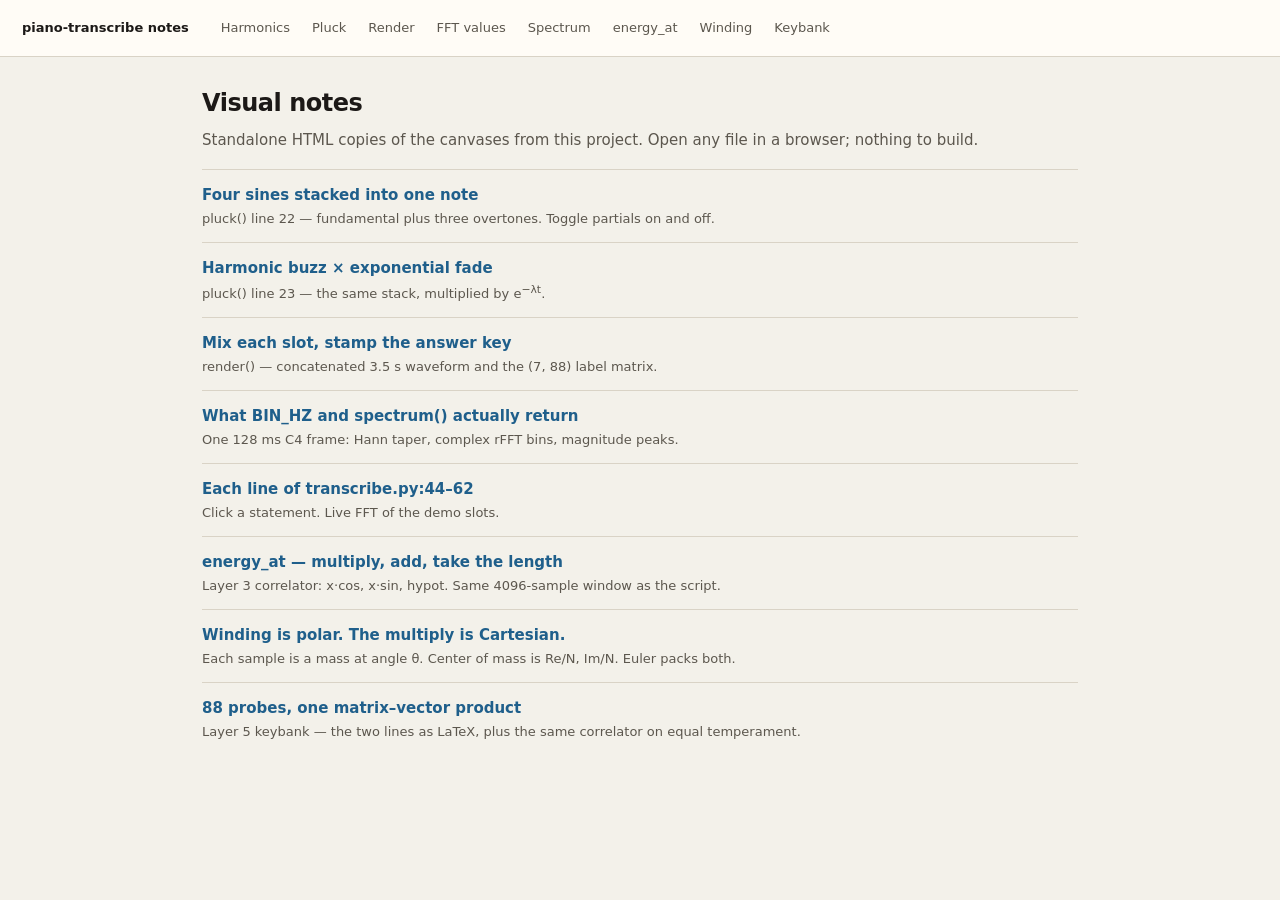
<file: notes/index.html>
<!DOCTYPE html>
<html lang="en">
<head>
  <meta charset="utf-8">
  <meta name="viewport" content="width=device-width, initial-scale=1">
  <title>Notes — piano-transcribe</title>
  <link rel="stylesheet" href="style.css">
</head>
<body>
  <nav id="nav" class="site-nav"></nav>
  <main>
    <h1>Visual notes</h1>
    <p class="lede">Standalone HTML copies of the canvases from this project. Open any file in a browser; nothing to build.</p>
    <ul class="index-list">
      <li>
        <a href="harmonic-stack.html">
          <div class="name">Four sines stacked into one note</div>
          <div class="why">pluck() line 22 — fundamental plus three overtones. Toggle partials on and off.</div>
        </a>
      </li>
      <li>
        <a href="pluck.html">
          <div class="name">Harmonic buzz × exponential fade</div>
          <div class="why">pluck() line 23 — the same stack, multiplied by e<sup>−λt</sup>.</div>
        </a>
      </li>
      <li>
        <a href="render.html">
          <div class="name">Mix each slot, stamp the answer key</div>
          <div class="why">render() — concatenated 3.5 s waveform and the (7, 88) label matrix.</div>
        </a>
      </li>
      <li>
        <a href="fft-values.html">
          <div class="name">What BIN_HZ and spectrum() actually return</div>
          <div class="why">One 128 ms C4 frame: Hann taper, complex rFFT bins, magnitude peaks.</div>
        </a>
      </li>
      <li>
        <a href="spectrum.html">
          <div class="name">Each line of transcribe.py:44–62</div>
          <div class="why">Click a statement. Live FFT of the demo slots.</div>
        </a>
      </li>
      <li>
        <a href="energy-at.html">
          <div class="name">energy_at — multiply, add, take the length</div>
          <div class="why">Layer 3 correlator: x·cos, x·sin, hypot. Same 4096-sample window as the script.</div>
        </a>
      </li>
      <li>
        <a href="correlation-formula.html">
          <div class="name">Winding is polar. The multiply is Cartesian.</div>
          <div class="why">Each sample is a mass at angle θ. Center of mass is Re/N, Im/N. Euler packs both.</div>
        </a>
      </li>
      <li>
        <a href="keybank.html">
          <div class="name">88 probes, one matrix–vector product</div>
          <div class="why">Layer 5 keybank — the two lines as LaTeX, plus the same correlator on equal temperament.</div>
        </a>
      </li>
    </ul>
  </main>
  <script src="common.js"></script>
  <script>nav("index");</script>
</body>
</html>
</file>
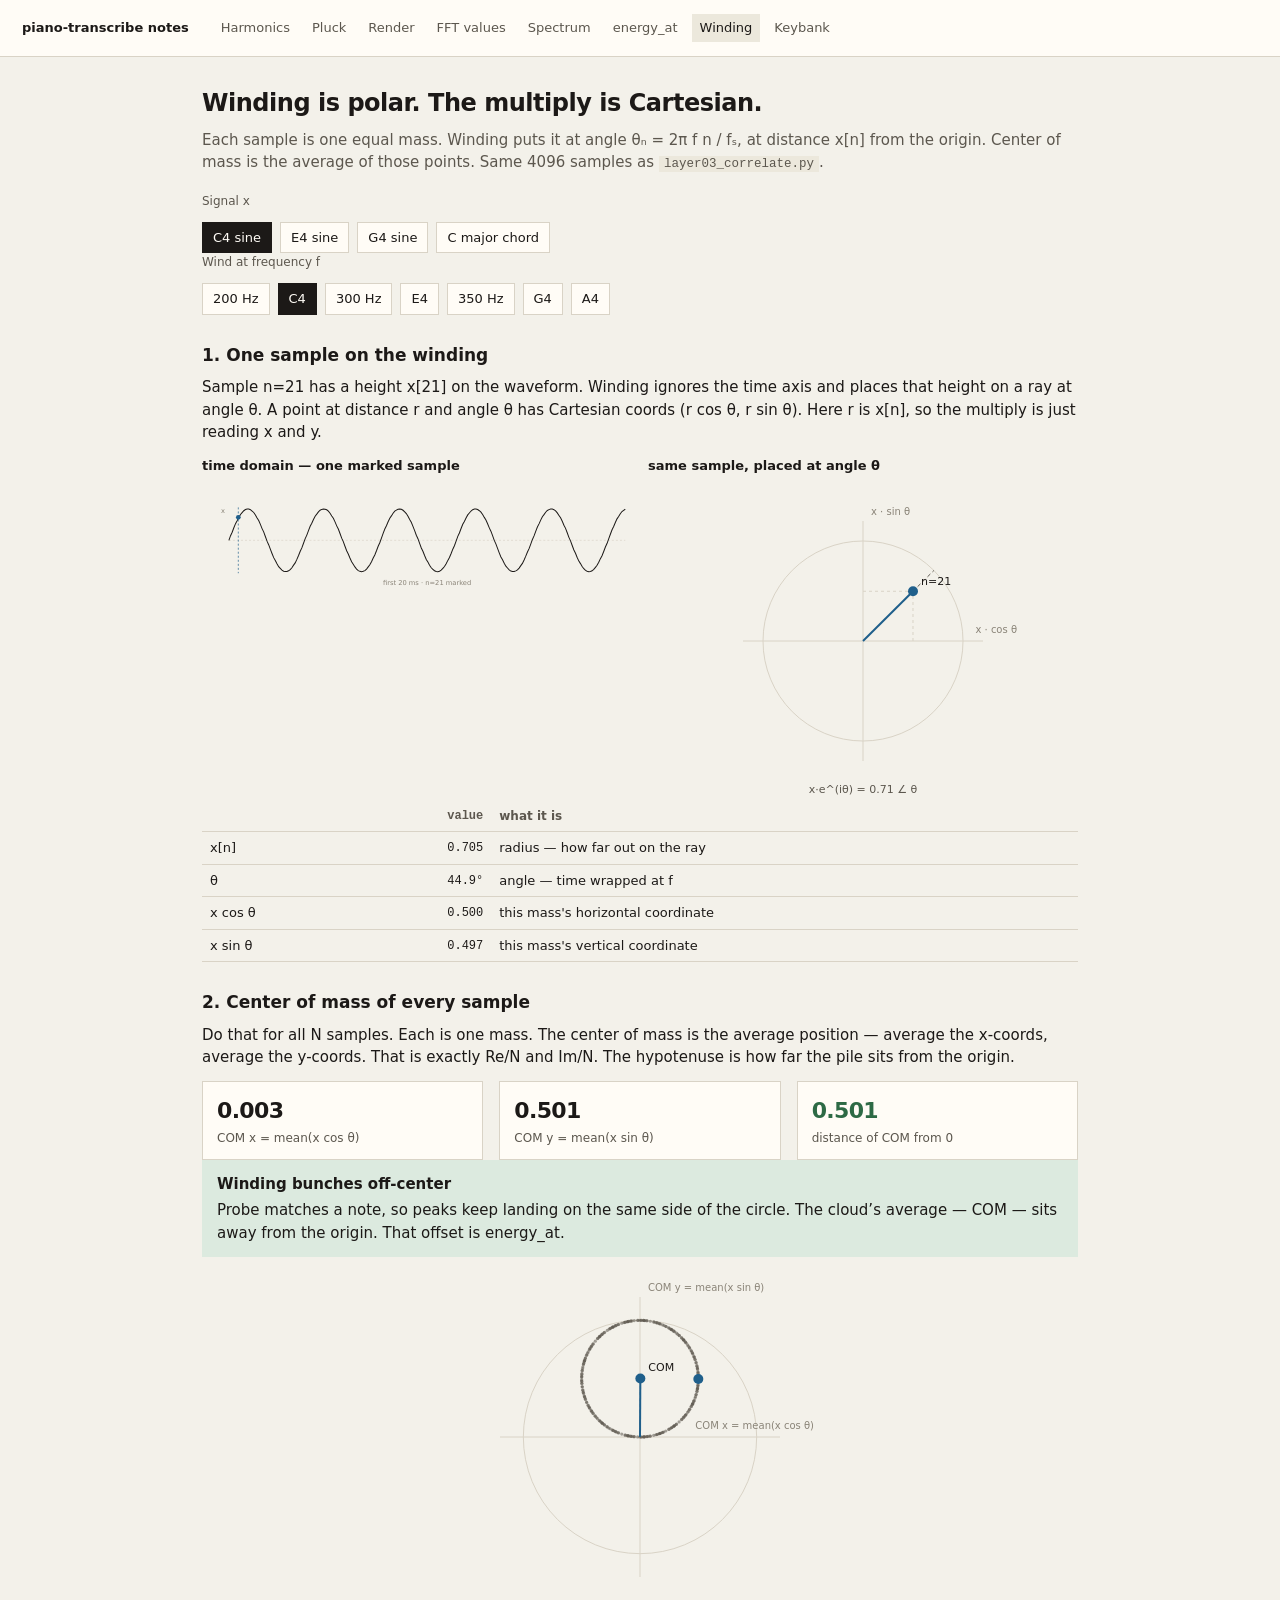
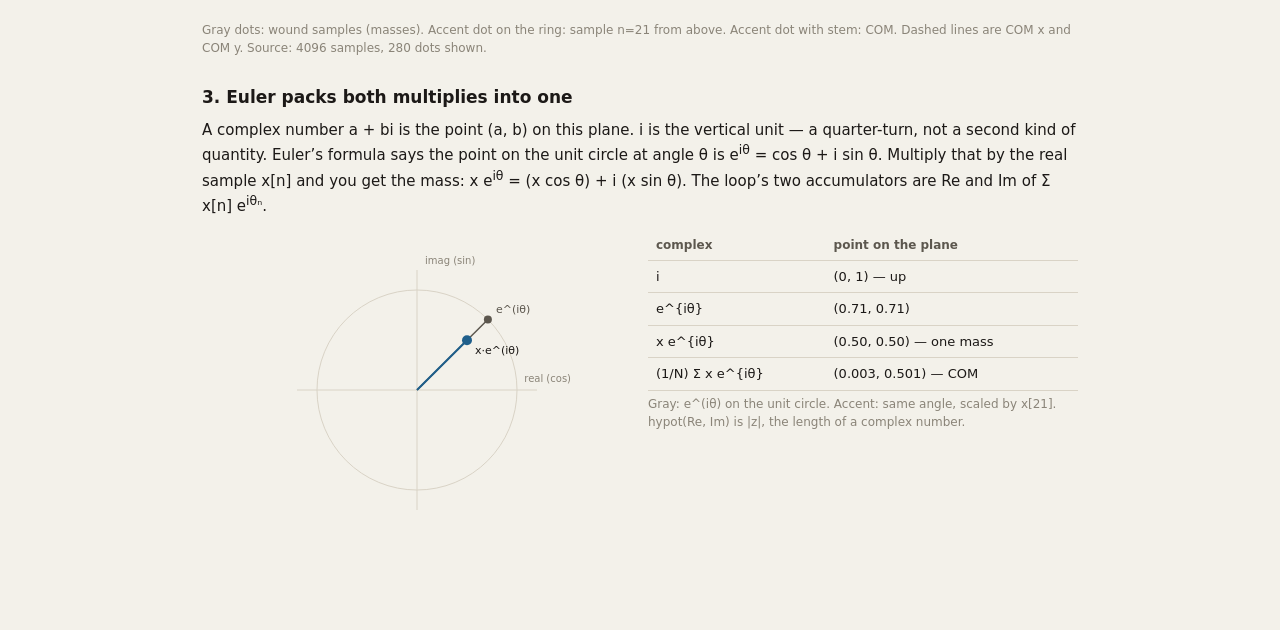
<file: notes/correlation-formula.html>
<!DOCTYPE html>
<html lang="en">
<head>
  <meta charset="utf-8">
  <meta name="viewport" content="width=device-width, initial-scale=1">
  <title>Winding — piano-transcribe notes</title>
  <link rel="stylesheet" href="style.css">
</head>
<body>
  <nav id="nav" class="site-nav"></nav>
  <main id="root"></main>
  <script src="common.js"></script>
  <script>
    nav("correlation-formula");
    const RATE = 44100, WINDOW = 4096, DRAW_MS = 20;
    const DRAW_N = Math.round((RATE * DRAW_MS) / 1000);
    const N_PLOT = 240, N_MASSES = 280;
    const NOTES = { C4: 261.63, E4: 329.63, G4: 392 };
    const SIGNALS = [
      { id: "c4", label: "C4 sine", freqs: [NOTES.C4] },
      { id: "e4", label: "E4 sine", freqs: [NOTES.E4] },
      { id: "g4", label: "G4 sine", freqs: [NOTES.G4] },
      { id: "chord", label: "C major chord", freqs: [NOTES.C4, NOTES.E4, NOTES.G4] },
    ];
    const PROBES = [
      { hz: 200, label: "200 Hz" }, { hz: 261.63, label: "C4" },
      { hz: 300, label: "300 Hz" }, { hz: 329.63, label: "E4" },
      { hz: 350, label: "350 Hz" }, { hz: 392, label: "G4" }, { hz: 440, label: "A4" },
    ];
    let signalId = "c4", probeHz = 261.63;

    function oneMass(v, theta, n) {
      const s = 320, m = 40, r = s / 2 - m, c = s / 2, lim = 1.2;
      const re = v * Math.cos(theta), im = v * Math.sin(theta);
      const px = c + (re / lim) * r, py = c - (im / lim) * r;
      const ax = c + (Math.cos(theta) / lim) * r, ay = c - (Math.sin(theta) / lim) * r;
      const zx = c + (re / lim) * r;
      return `<svg viewBox="0 0 ${s} ${s}" width="100%" height="${s}">
        <circle cx="${c}" cy="${c}" r="${r / lim}" fill="none" stroke="${T.line}"/>
        <line x1="${m}" y1="${c}" x2="${s - m}" y2="${c}" stroke="${T.line}"/>
        <line x1="${c}" y1="${m}" x2="${c}" y2="${s - m}" stroke="${T.line}"/>
        <line x1="${c}" y1="${c}" x2="${ax}" y2="${ay}" stroke="${T.muted}" stroke-dasharray="4 3"/>
        <line x1="${zx}" y1="${c}" x2="${zx}" y2="${py}" stroke="${T.line}" stroke-dasharray="3 3"/>
        <line x1="${c}" y1="${py}" x2="${px}" y2="${py}" stroke="${T.line}" stroke-dasharray="3 3"/>
        <line x1="${c}" y1="${c}" x2="${px}" y2="${py}" stroke="${T.accent}" stroke-width="2"/>
        <circle cx="${px}" cy="${py}" r="5" fill="${T.accent}"/>
        <text x="${s - 6}" y="${c - 8}" text-anchor="end" fill="${T.faint}" font-size="10">x · cos θ</text>
        <text x="${c + 8}" y="${m - 6}" fill="${T.faint}" font-size="10">x · sin θ</text>
        <text x="${px + 8}" y="${py - 6}" fill="${T.text}" font-size="11">n=${n}</text>
        <text x="${c}" y="${s - 8}" text-anchor="middle" fill="${T.muted}" font-size="11">x·e^(iθ) = ${v.toFixed(2)} ∠ θ</text>
      </svg>`;
    }

    function eulerSplit(v, theta) {
      const s = 320, m = 40, rad = s / 2 - m, c = s / 2, lim = 1.2;
      const ux = c + (Math.cos(theta) / lim) * rad, uy = c - (Math.sin(theta) / lim) * rad;
      const px = c + ((v * Math.cos(theta)) / lim) * rad, py = c - ((v * Math.sin(theta)) / lim) * rad;
      return `<svg viewBox="0 0 ${s} ${s}" width="100%" height="${s}">
        <circle cx="${c}" cy="${c}" r="${rad / lim}" fill="none" stroke="${T.line}"/>
        <line x1="${m}" y1="${c}" x2="${s - m}" y2="${c}" stroke="${T.line}"/>
        <line x1="${c}" y1="${m}" x2="${c}" y2="${s - m}" stroke="${T.line}"/>
        <line x1="${c}" y1="${c}" x2="${ux}" y2="${uy}" stroke="${T.muted}" stroke-width="1.5"/>
        <circle cx="${ux}" cy="${uy}" r="4" fill="${T.muted}"/>
        <line x1="${c}" y1="${c}" x2="${px}" y2="${py}" stroke="${T.accent}" stroke-width="2"/>
        <circle cx="${px}" cy="${py}" r="5" fill="${T.accent}"/>
        <text x="${ux + 8}" y="${uy - 6}" fill="${T.muted}" font-size="11">e^(iθ)</text>
        <text x="${px + 8}" y="${py + 14}" fill="${T.text}" font-size="11">x·e^(iθ)</text>
        <text x="${s - 6}" y="${c - 8}" text-anchor="end" fill="${T.faint}" font-size="10">real  (cos)</text>
        <text x="${c + 8}" y="${m - 6}" fill="${T.faint}" font-size="10">imag  (sin)</text>
      </svg>`;
    }

    function massCloud(masses, com, highlight) {
      const s = 360, m = 40, rad = s / 2 - m, c = s / 2, lim = 1.2;
      const xy = (re, im) => ({ x: c + (re / lim) * rad, y: c - (im / lim) * rad });
      const g = xy(com.re, com.im), h = highlight ? xy(highlight.re, highlight.im) : null;
      const dots = masses.map((p) => {
        const { x, y } = xy(p.re, p.im);
        return `<circle cx="${x}" cy="${y}" r="1.6" fill="${T.muted}" opacity="0.55"/>`;
      }).join("");
      return `<svg viewBox="0 0 ${s} ${s}" width="100%" height="${s}">
        <circle cx="${c}" cy="${c}" r="${rad / lim}" fill="none" stroke="${T.line}"/>
        <line x1="${m}" y1="${c}" x2="${s - m}" y2="${c}" stroke="${T.line}"/>
        <line x1="${c}" y1="${m}" x2="${c}" y2="${s - m}" stroke="${T.line}"/>
        ${dots}
        ${h ? `<circle cx="${h.x}" cy="${h.y}" r="5" fill="${T.accent}"/>` : ""}
        <line x1="${g.x}" y1="${c}" x2="${g.x}" y2="${g.y}" stroke="${T.accent}" stroke-dasharray="3 3"/>
        <line x1="${c}" y1="${g.y}" x2="${g.x}" y2="${g.y}" stroke="${T.accent}" stroke-dasharray="3 3"/>
        <line x1="${c}" y1="${c}" x2="${g.x}" y2="${g.y}" stroke="${T.accent}" stroke-width="2"/>
        <circle cx="${g.x}" cy="${g.y}" r="5" fill="${T.accent}"/>
        <text x="${g.x + 8}" y="${g.y - 8}" fill="${T.text}" font-size="11">COM</text>
        <text x="${s - 6}" y="${c - 8}" text-anchor="end" fill="${T.faint}" font-size="10">COM x = mean(x cos θ)</text>
        <text x="${c + 8}" y="${m - 6}" fill="${T.faint}" font-size="10">COM y = mean(x sin θ)</text>
      </svg>`;
    }

    function render() {
      const signal = SIGNALS.find((s) => s.id === signalId);
      const x = makeSignal(signal.freqs, WINDOW, RATE);
      const z = correlate(x, probeHz, RATE);
      const inSignal = signal.freqs.some((f) => Math.abs(f - probeHz) < 0.01);
      const nStar = Math.max(1, Math.min(DRAW_N - 1, Math.round(RATE / (8 * probeHz))));
      const thetaStar = (2 * Math.PI * probeHz * nStar) / RATE;
      const vStar = x[nStar];
      const reStar = vStar * Math.cos(thetaStar), imStar = vStar * Math.sin(thetaStar);
      const dX = downsample(x.slice(0, DRAW_N), N_PLOT);
      const masses = Array.from({ length: N_MASSES }, (_, k) => {
        const i = Math.min(WINDOW - 1, Math.round((k / (N_MASSES - 1)) * (WINDOW - 1)));
        const angle = (2 * Math.PI * probeHz * i) / RATE;
        return { re: x[i] * Math.cos(angle), im: x[i] * Math.sin(angle) };
      });

      document.getElementById("root").innerHTML = `
        <h1>Winding is polar. The multiply is Cartesian.</h1>
        <p class="lede">Each sample is one equal mass. Winding puts it at angle θₙ = 2π f n / fₛ, at distance x[n] from the origin. Center of mass is the average of those points. Same ${WINDOW} samples as <code>layer03_correlate.py</code>.</p>
        <p class="small">Signal x</p>
        <div class="row" id="sigs"></div>
        <p class="small">Wind at frequency f</p>
        <div class="row" id="probes"></div>
        <h2>1. One sample on the winding</h2>
        <p>Sample n=${nStar} has a height x[${nStar}] on the waveform. Winding ignores the time axis and places that height on a ray at angle θ. A point at distance r and angle θ has Cartesian coords (r cos θ, r sin θ). Here r is x[n], so the multiply is just reading x and y.</p>
        <div class="grid grid-2">
          <div>
            <h3>time domain — one marked sample</h3>
            ${waveSvg({ yAbs: 1.05, yLabel: "x", xLabel: `first ${DRAW_MS} ms  ·  n=${nStar} marked`, mark: { i: nStar, n: DRAW_N, color: T.accent }, series: [{ ys: dX, color: T.text, width: 1.5 }], w: 640, h: 128 })}
          </div>
          <div>
            <h3>same sample, placed at angle θ</h3>
            ${oneMass(vStar, thetaStar, nStar)}
          </div>
        </div>
        ${tableHtml({
          headers: ["", "value", "what it is"],
          align: ["left", "right", "left"],
          rows: [
            ["x[n]", vStar.toFixed(3), "radius — how far out on the ray"],
            ["θ", `${((thetaStar * 180) / Math.PI).toFixed(1)}°`, "angle — time wrapped at f"],
            ["x cos θ", reStar.toFixed(3), "this mass's horizontal coordinate"],
            ["x sin θ", imStar.toFixed(3), "this mass's vertical coordinate"],
          ],
        })}
        <h2>2. Center of mass of every sample</h2>
        <p>Do that for all N samples. Each is one mass. The center of mass is the average position — average the x-coords, average the y-coords. That is exactly Re/N and Im/N. The hypotenuse is how far the pile sits from the origin.</p>
        ${statsHtml([
          { value: z.reN.toFixed(3), label: "COM x  =  mean(x cos θ)" },
          { value: z.imN.toFixed(3), label: "COM y  =  mean(x sin θ)" },
          { value: z.mag.toFixed(3), label: "distance of COM from 0", tone: inSignal ? "success" : "" },
        ])}
        ${inSignal
          ? callout("success", "Winding bunches off-center", "Probe matches a note, so peaks keep landing on the same side of the circle. The cloud’s average — COM — sits away from the origin. That offset is energy_at.")
          : callout("", "Winding smears evenly", "Probe does not match, so masses wrap all the way around and cancel. COM stays at the origin. hypot is ~0.")}
        ${massCloud(masses, { re: z.reN, im: z.imN }, { re: reStar, im: imStar })}
        <p class="caption">Gray dots: wound samples (masses). Accent dot on the ring: sample n=${nStar} from above. Accent dot with stem: COM. Dashed lines are COM x and COM y. Source: ${WINDOW} samples, ${N_MASSES} dots shown.</p>
        <h2>3. Euler packs both multiplies into one</h2>
        <p>A complex number a + bi is the point (a, b) on this plane. i is the vertical unit — a quarter-turn, not a second kind of quantity. Euler’s formula says the point on the unit circle at angle θ is e<sup>iθ</sup> = cos θ + i sin θ. Multiply that by the real sample x[n] and you get the mass: x e<sup>iθ</sup> = (x cos θ) + i (x sin θ). The loop’s two accumulators are Re and Im of Σ x[n] e<sup>iθₙ</sup>.</p>
        <div class="grid grid-2">
          ${eulerSplit(vStar, thetaStar)}
          <div>
            ${tableHtml({
              headers: ["complex", "point on the plane"],
              rows: [
                ["i", "(0, 1)  — up"],
                ["e^{iθ}", `(${Math.cos(thetaStar).toFixed(2)}, ${Math.sin(thetaStar).toFixed(2)})`],
                ["x e^{iθ}", `(${reStar.toFixed(2)}, ${imStar.toFixed(2)})  — one mass`],
                ["(1/N) Σ x e^{iθ}", `(${z.reN.toFixed(3)}, ${z.imN.toFixed(3)})  — COM`],
              ],
            })}
            <p class="caption">Gray: e^(iθ) on the unit circle. Accent: same angle, scaled by x[${nStar}]. hypot(Re, Im) is |z|, the length of a complex number.</p>
          </div>
        </div>
      `;
      document.getElementById("sigs").innerHTML = pillsHtml(SIGNALS, signalId, "s");
      document.getElementById("probes").innerHTML = pillsHtml(PROBES, probeHz, "p");
      document.querySelectorAll("#sigs .pill").forEach((b) => { b.onclick = () => { signalId = b.dataset.id; render(); }; });
      document.querySelectorAll("#probes .pill").forEach((b) => { b.onclick = () => { probeHz = +b.dataset.id; render(); }; });
    }
    render();
  </script>
</body>
</html>
</file>
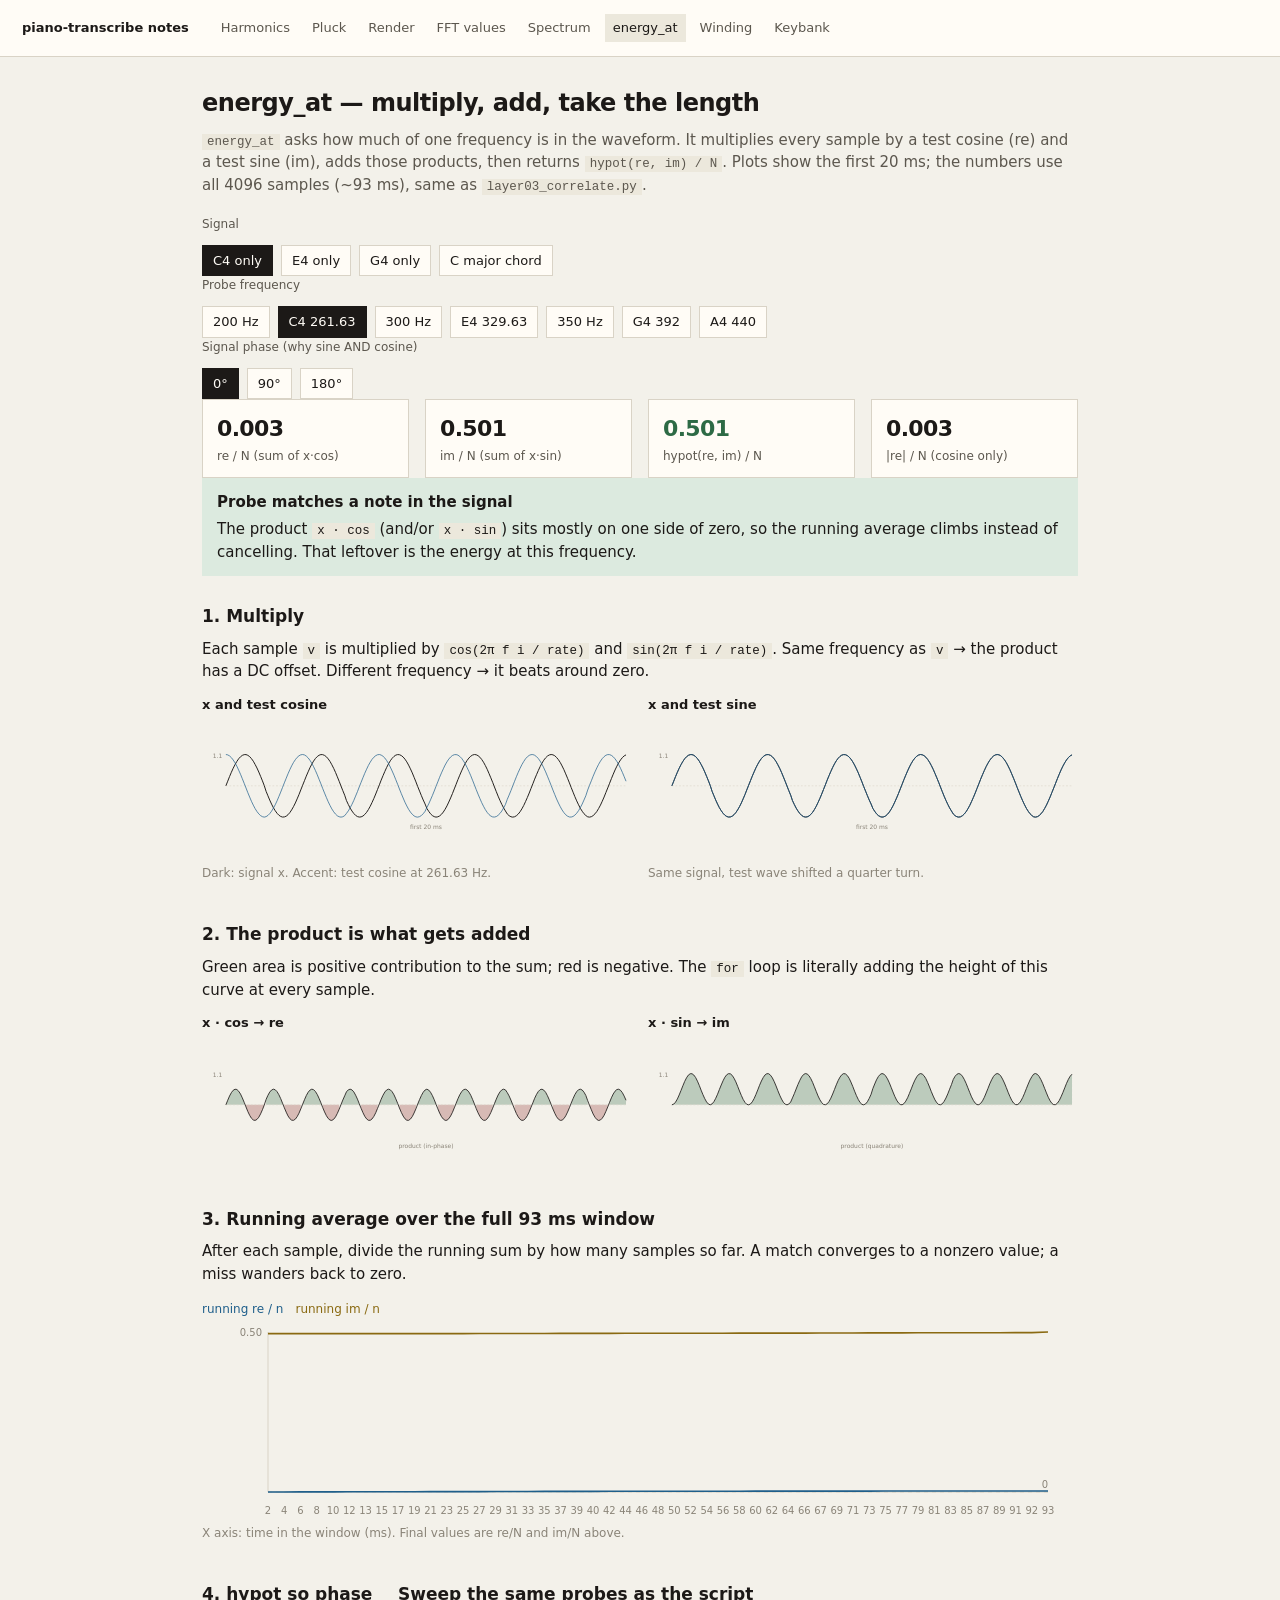
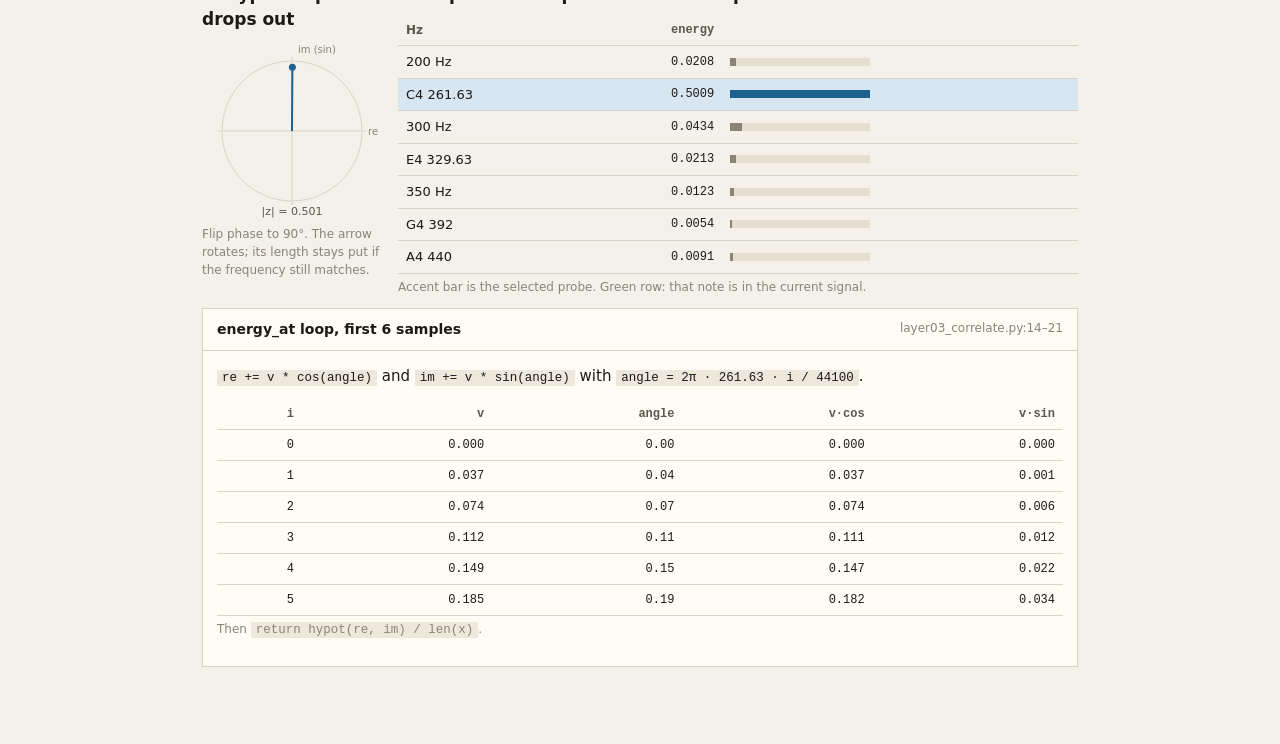
<file: notes/energy-at.html>
<!DOCTYPE html>
<html lang="en">
<head>
  <meta charset="utf-8">
  <meta name="viewport" content="width=device-width, initial-scale=1">
  <title>energy_at — piano-transcribe notes</title>
  <link rel="stylesheet" href="style.css">
</head>
<body>
  <nav id="nav" class="site-nav"></nav>
  <main id="root"></main>
  <script src="common.js"></script>
  <script>
    nav("energy-at");
    const RATE = 44100, WINDOW = 4096, DRAW_MS = 20;
    const DRAW_N = Math.round((RATE * DRAW_MS) / 1000);
    const N_PLOT = 220, N_RUN = 48;
    const NOTES = { C4: 261.63, E4: 329.63, G4: 392 };
    const SIGNALS = [
      { id: "c4", label: "C4 only", freqs: [NOTES.C4] },
      { id: "e4", label: "E4 only", freqs: [NOTES.E4] },
      { id: "g4", label: "G4 only", freqs: [NOTES.G4] },
      { id: "chord", label: "C major chord", freqs: [NOTES.C4, NOTES.E4, NOTES.G4] },
    ];
    const PROBES = [
      { hz: 200, label: "200 Hz" }, { hz: 261.63, label: "C4 261.63" },
      { hz: 300, label: "300 Hz" }, { hz: 329.63, label: "E4 329.63" },
      { hz: 350, label: "350 Hz" }, { hz: 392, label: "G4 392" }, { hz: 440, label: "A4 440" },
    ];
    const PHASES = [0, 90, 180];
    let signalId = "c4", probeHz = 261.63, phase = 0;

    function phasor(reN, imN, scale) {
      const s = 180, c = s / 2, r = 70;
      const px = c + (reN / scale) * r, py = c - (imN / scale) * r;
      const mag = Math.hypot(reN, imN);
      return `<svg viewBox="0 0 ${s} ${s}" width="100%" height="${s}">
        <circle cx="${c}" cy="${c}" r="${r}" fill="none" stroke="${T.line}"/>
        <line x1="${c - r - 4}" y1="${c}" x2="${c + r + 4}" y2="${c}" stroke="${T.line}"/>
        <line x1="${c}" y1="${c - r - 4}" x2="${c}" y2="${c + r + 4}" stroke="${T.line}"/>
        <text x="${c + r + 6}" y="${c + 4}" fill="${T.faint}" font-size="10">re (cos)</text>
        <text x="${c + 6}" y="${c - r - 8}" fill="${T.faint}" font-size="10">im (sin)</text>
        <line x1="${c}" y1="${c}" x2="${px}" y2="${py}" stroke="${T.accent}" stroke-width="2"/>
        <circle cx="${px}" cy="${py}" r="3.5" fill="${T.accent}"/>
        <text x="${c}" y="${s - 6}" text-anchor="middle" fill="${T.muted}" font-size="11">|z| = ${mag.toFixed(3)}</text>
      </svg>`;
    }

    function magBar(value, max, active) {
      const pct = Math.max(0, Math.min(100, (value / max) * 100));
      return `<div class="bar-track"><div class="bar-fill ${active ? "on" : ""}" style="width:${pct}%"></div></div>`;
    }

    function render() {
      const signal = SIGNALS.find((s) => s.id === signalId);
      const x = makeSignal(signal.freqs, WINDOW, RATE, phase);
      const z = correlate(x, probeHz, RATE);
      const draw = x.slice(0, DRAW_N);
      const cos = draw.map((_, i) => Math.cos((2 * Math.PI * probeHz * i) / RATE));
      const sin = draw.map((_, i) => Math.sin((2 * Math.PI * probeHz * i) / RATE));
      const prodRe = draw.map((v, i) => v * cos[i]);
      const prodIm = draw.map((v, i) => v * sin[i]);
      const dX = downsample(draw, N_PLOT), dCos = downsample(cos, N_PLOT), dSin = downsample(sin, N_PLOT);
      const dRe = downsample(prodRe, N_PLOT), dIm = downsample(prodIm, N_PLOT);

      const runCats = [], runRe = [], runIm = [];
      let accRe = 0, accIm = 0;
      const stride = Math.max(1, Math.floor(WINDOW / N_RUN));
      for (let i = 0; i < WINDOW; i++) {
        const angle = (2 * Math.PI * probeHz * i) / RATE;
        accRe += x[i] * Math.cos(angle);
        accIm += x[i] * Math.sin(angle);
        if (i % stride === stride - 1 || i === WINDOW - 1) {
          runCats.push(String(Math.round((i / RATE) * 1000)));
          runRe.push(Number((accRe / (i + 1)).toFixed(4)));
          runIm.push(Number((accIm / (i + 1)).toFixed(4)));
        }
      }
      const sweep = PROBES.map((p) => ({ ...p, mag: correlate(x, p.hz, RATE).mag }));
      const sweepMax = Math.max(0.05, ...sweep.map((s) => s.mag));
      const inSignal = signal.freqs.some((f) => Math.abs(f - probeHz) < 0.01);
      const cosineOnly = Math.abs(z.reN);
      const phaseKillsCos = inSignal && Math.abs(phase) === 90;
      const rows = Array.from({ length: 6 }, (_, i) => {
        const v = x[i], angle = (2 * Math.PI * probeHz * i) / RATE;
        return [String(i), v.toFixed(3), angle.toFixed(2), (v * Math.cos(angle)).toFixed(3), (v * Math.sin(angle)).toFixed(3)];
      });

      let note;
      if (phaseKillsCos) {
        note = callout("warning", "Cosine alone would miss this note",
          "The signal is a quarter-turn off the test cosine, so <code>re</code> collapses toward zero even though the frequency matches. <code>im</code> catches it. <code>hypot</code> keeps the length — starting phase does not matter.");
      } else if (inSignal) {
        note = callout("success", "Probe matches a note in the signal",
          "The product <code>x · cos</code> (and/or <code>x · sin</code>) sits mostly on one side of zero, so the running average climbs instead of cancelling. That leftover is the energy at this frequency.");
      } else {
        note = callout("", "Probe is not in the signal",
          "The product oscillates around zero. Positive lumps cancel negative lumps, so both running averages stay near zero.");
      }

      document.getElementById("root").innerHTML = `
        <h1>energy_at — multiply, add, take the length</h1>
        <p class="lede"><code>energy_at</code> asks how much of one frequency is in the waveform. It multiplies every sample by a test cosine (re) and a test sine (im), adds those products, then returns <code>hypot(re, im) / N</code>. Plots show the first ${DRAW_MS} ms; the numbers use all ${WINDOW} samples (~93 ms), same as <code>layer03_correlate.py</code>.</p>
        <p class="small">Signal</p>
        <div class="row" id="sigs"></div>
        <p class="small">Probe frequency</p>
        <div class="row" id="probes"></div>
        <p class="small">Signal phase (why sine AND cosine)</p>
        <div class="row" id="phases"></div>
        ${statsHtml([
          { value: z.reN.toFixed(3), label: "re / N  (sum of x·cos)" },
          { value: z.imN.toFixed(3), label: "im / N  (sum of x·sin)" },
          { value: z.mag.toFixed(3), label: "hypot(re, im) / N", tone: inSignal ? "success" : "" },
          { value: cosineOnly.toFixed(3), label: "|re| / N  (cosine only)", tone: phaseKillsCos ? "danger" : "" },
        ])}
        ${note}
        <h2>1. Multiply</h2>
        <p>Each sample <code>v</code> is multiplied by <code>cos(2π f i / rate)</code> and <code>sin(2π f i / rate)</code>. Same frequency as <code>v</code> → the product has a DC offset. Different frequency → it beats around zero.</p>
        <div class="grid grid-2">
          <div>
            <h3>x and test cosine</h3>
            ${waveSvg({ yAbs: 1.05, xLabel: `first ${DRAW_MS} ms`, series: [{ ys: dX, color: T.text, width: 1.6 }, { ys: dCos, color: T.accent, width: 1.2 }] })}
            <p class="caption">Dark: signal x. Accent: test cosine at ${probeHz} Hz.</p>
          </div>
          <div>
            <h3>x and test sine</h3>
            ${waveSvg({ yAbs: 1.05, xLabel: `first ${DRAW_MS} ms`, series: [{ ys: dX, color: T.text, width: 1.6 }, { ys: dSin, color: T.accent, width: 1.2 }] })}
            <p class="caption">Same signal, test wave shifted a quarter turn.</p>
          </div>
        </div>
        <h2>2. The product is what gets added</h2>
        <p>Green area is positive contribution to the sum; red is negative. The <code>for</code> loop is literally adding the height of this curve at every sample.</p>
        <div class="grid grid-2">
          <div>
            <h3>x · cos → re</h3>
            ${waveSvg({ yAbs: 1.05, xLabel: "product (in-phase)", fillSigned: dRe, series: [{ ys: dRe, color: T.text, width: 1.4 }], h: 140 })}
          </div>
          <div>
            <h3>x · sin → im</h3>
            ${waveSvg({ yAbs: 1.05, xLabel: "product (quadrature)", fillSigned: dIm, series: [{ ys: dIm, color: T.text, width: 1.4 }], h: 140 })}
          </div>
        </div>
        <h2>3. Running average over the full 93 ms window</h2>
        <p>After each sample, divide the running sum by how many samples so far. A match converges to a nonzero value; a miss wanders back to zero.</p>
        ${lineChart({
          categories: runCats,
          series: [{ name: "running re / n", data: runRe }, { name: "running im / n", data: runIm }],
          height: 200, beginAtZero: false,
          refLines: [{ value: 0, label: "0" }],
        })}
        <p class="caption">X axis: time in the window (ms). Final values are re/N and im/N above.</p>
        <div class="grid" style="grid-template-columns:180px 1fr">
          <div>
            <h2>4. hypot so phase drops out</h2>
            ${phasor(z.reN, z.imN, 0.55)}
            <p class="caption">Flip phase to 90°. The arrow rotates; its length stays put if the frequency still matches.</p>
          </div>
          <div>
            <h2>Sweep the same probes as the script</h2>
            ${tableHtml({
              headers: ["Hz", "energy", ""],
              align: ["left", "right", "left"],
              tones: sweep.map((s) =>
                Math.abs(s.hz - probeHz) < 0.01 ? "info" : signal.freqs.some((f) => Math.abs(f - s.hz) < 0.01) ? "success" : undefined),
              rows: sweep.map((s) => [s.label, s.mag.toFixed(4), magBar(s.mag, sweepMax, s.hz === probeHz)]),
            })}
            <p class="caption">Accent bar is the selected probe. Green row: that note is in the current signal.</p>
          </div>
        </div>
        ${card("energy_at loop, first 6 samples", `
          <p><code>re += v * cos(angle)</code> and <code>im += v * sin(angle)</code> with <code>angle = 2π · ${probeHz} · i / ${RATE}</code>.</p>
          ${tableHtml({ headers: ["i", "v", "angle", "v·cos", "v·sin"], align: ["right","right","right","right","right"], rows })}
          <p class="caption">Then <code>return hypot(re, im) / len(x)</code>.</p>
        `, "layer03_correlate.py:14–21")}
      `;
      document.getElementById("sigs").innerHTML = pillsHtml(SIGNALS, signalId, "s");
      document.getElementById("probes").innerHTML = pillsHtml(PROBES, probeHz, "p");
      document.getElementById("phases").innerHTML = PHASES.map((p) =>
        `<button class="pill ${phase === p ? "active" : ""}" data-p="${p}">${p}°</button>`).join("");
      document.querySelectorAll("#sigs .pill").forEach((b) => { b.onclick = () => { signalId = b.dataset.id; render(); }; });
      document.querySelectorAll("#probes .pill").forEach((b) => { b.onclick = () => { probeHz = +b.dataset.id; render(); }; });
      document.querySelectorAll("#phases .pill").forEach((b) => { b.onclick = () => { phase = +b.dataset.p; render(); }; });
    }
    render();
  </script>
</body>
</html>
</file>
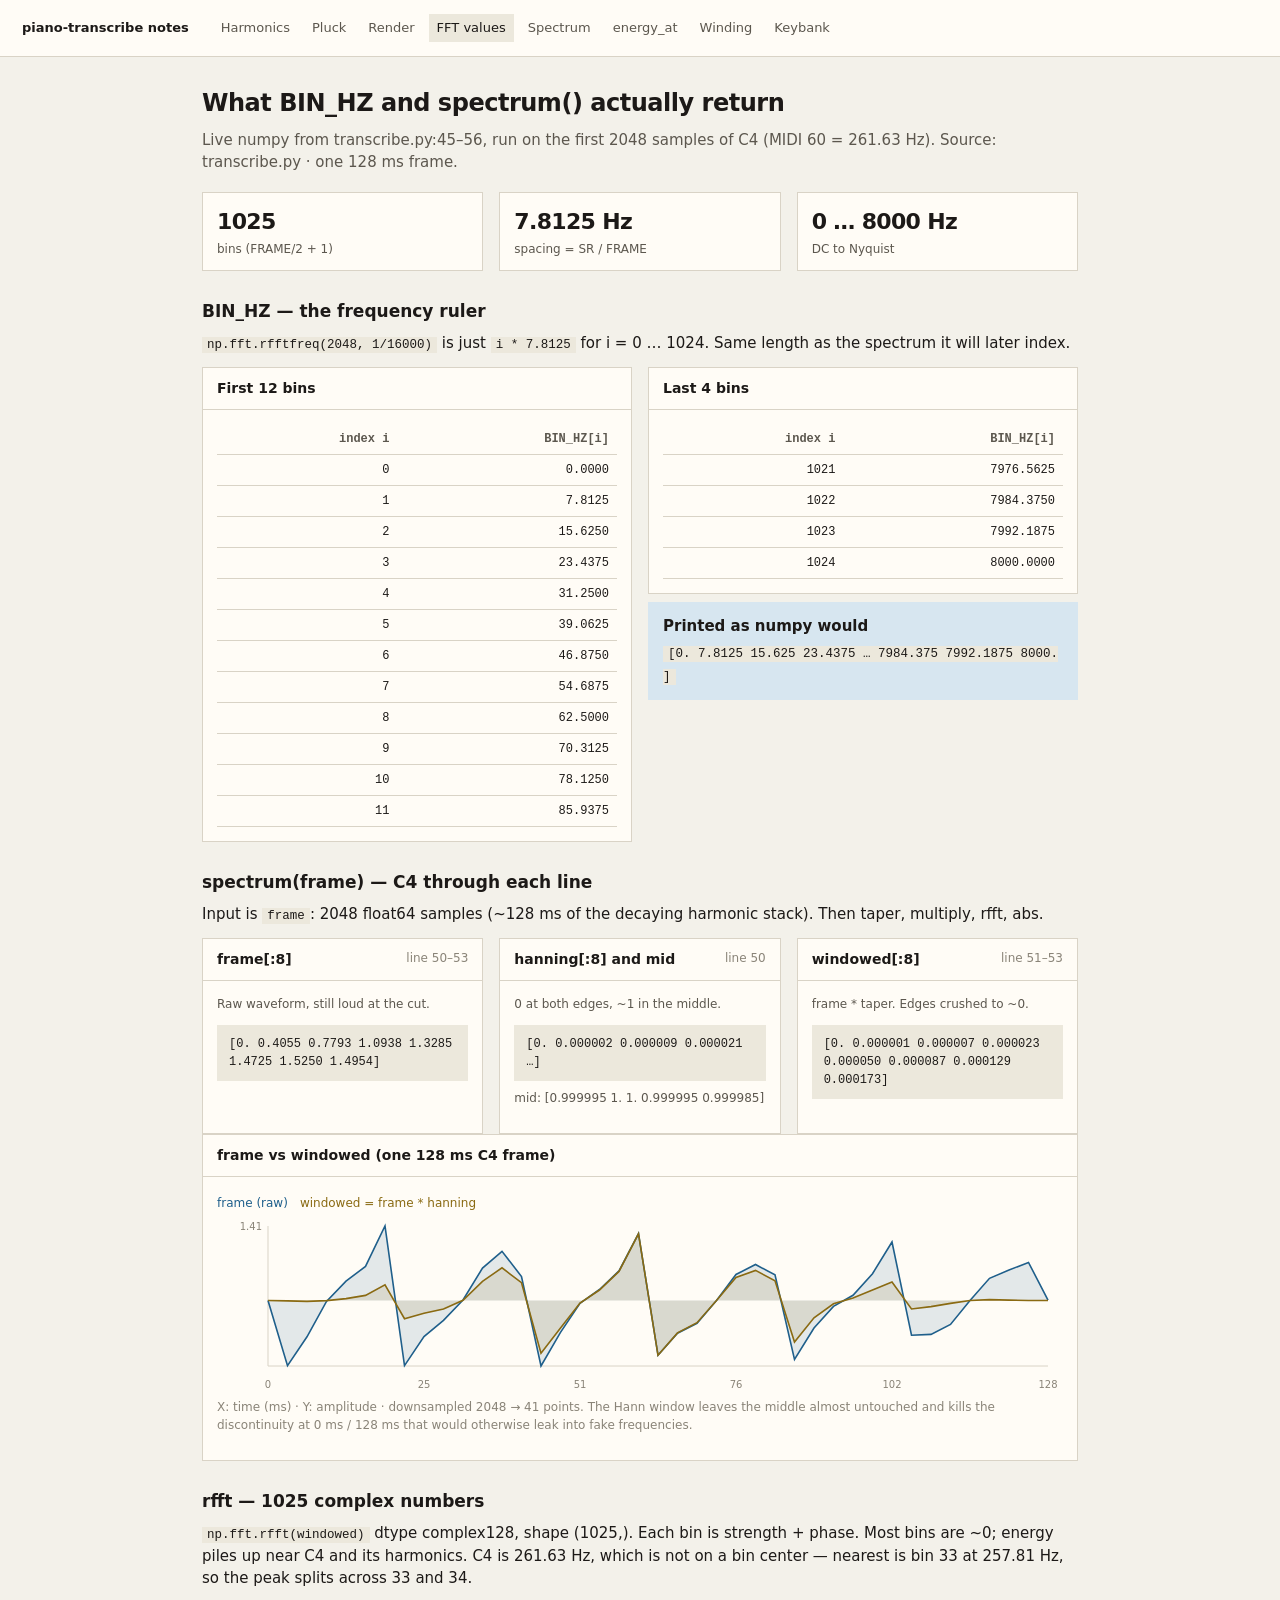
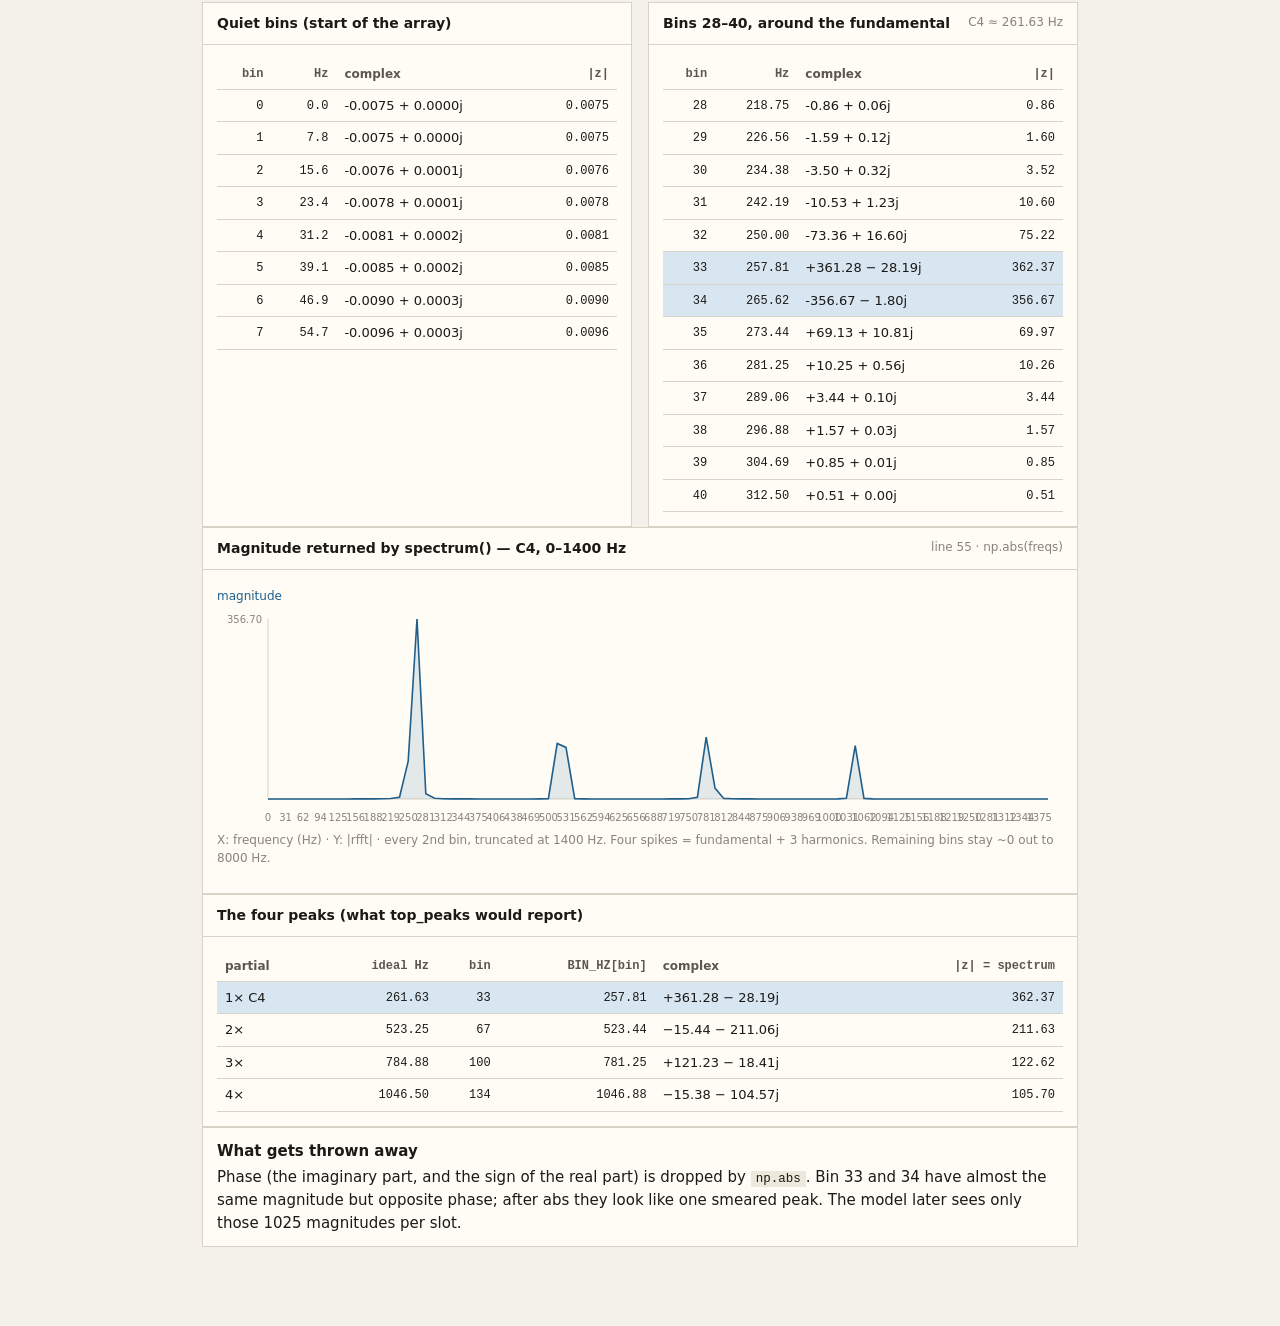
<file: notes/fft-values.html>
<!DOCTYPE html>
<html lang="en">
<head>
  <meta charset="utf-8">
  <meta name="viewport" content="width=device-width, initial-scale=1">
  <title>FFT values — piano-transcribe notes</title>
  <link rel="stylesheet" href="style.css">
</head>
<body>
  <nav id="nav" class="site-nav"></nav>
  <main id="root"></main>
  <script src="common.js"></script>
  <script>
    nav("fft-values");
    const WAVE_MS = [
      "0","","","","","","","","25","","","","","","","","51",
      "","","","","","","","76","","","","","","","","102","",
      "","","","","","","128",
    ];
    const FRAME_DS = [
      0,-1.2312,-0.6855,-0.0158,0.3657,0.6449,1.4085,-1.2306,-0.6815,
      -0.3757,0.0097,0.6124,0.9299,0.4546,-1.2376,-0.6034,-0.0538,0.2092,
      0.5608,1.2648,-1.036,-0.6181,-0.4332,0.0002,0.4918,0.6809,0.4839,
      -1.1141,-0.5195,-0.1117,0.0991,0.5069,1.1064,-0.6564,-0.6412,-0.4505,
      -0.0005,0.42,0.5775,0.7198,0.0062,
    ];
    const WINDOWED_DS = [
      0,-0.0078,-0.0173,-0.0009,0.0357,0.0966,0.2972,-0.344,-0.241,
      -0.1616,0.0049,0.3607,0.6193,0.3359,-0.997,-0.5211,-0.0491,0.1993,
      0.55,1.2604,-1.0356,-0.6121,-0.4195,0.0002,0.4376,0.5686,0.3741,
      -0.7833,-0.3262,-0.0614,0.0466,0.1981,0.3497,-0.1605,-0.115,-0.0552,
      -0,0.0165,0.0082,0.0011,0,
    ];
    const SPEC_HZ = [
      "0","","31","","62","","94","","125","","156","","188","","219","","250","","281","","312","","344","","375","","406",
      "","438","","469","","500","","531","","562","","594","","625","","656","","688","","719","","750","","781","","812",
      "","844","","875","","906","","938","","969","","1000","","1031","","1062","","1094","","1125","","1156","","1188","",
      "1219","","1250","","1281","","1312","","1344","","1375","",
    ];
    const SPEC_MAG = [
      0,0,0,0,0,0,0,0,0,0,0.1,0.1,0.2,0.3,0.9,3.5,75.2,356.7,
      10.3,1.6,0.5,0.2,0.1,0.1,0,0,0,0,0,0,0,0.1,0.6,109.9,102.3,
      0.6,0.1,0,0,0,0,0,0,0,0,0,0.1,0.2,0.5,3.6,122.6,21.6,1.1,
      0.3,0.1,0.1,0,0,0,0,0,0,0,0,0,0.1,1.5,105.7,1.2,0.1,0,0,
      0,0,0,0,0,0,0,0,0,0,0,0,0,0,0,0,0,0,
    ];

    document.getElementById("root").innerHTML = `
      <h1>What BIN_HZ and spectrum() actually return</h1>
      <p class="lede">Live numpy from transcribe.py:45–56, run on the first 2048 samples of C4 (MIDI 60 = 261.63 Hz). Source: transcribe.py · one 128 ms frame.</p>
      ${statsHtml([
        { value: "1025", label: "bins (FRAME/2 + 1)" },
        { value: "7.8125 Hz", label: "spacing = SR / FRAME" },
        { value: "0 … 8000 Hz", label: "DC to Nyquist" },
      ])}
      <h2>BIN_HZ — the frequency ruler</h2>
      <p><code>np.fft.rfftfreq(2048, 1/16000)</code> is just <code>i * 7.8125</code> for i = 0 … 1024. Same length as the spectrum it will later index.</p>
      <div class="grid grid-2">
        ${card("First 12 bins", tableHtml({
          headers: ["index i", "BIN_HZ[i]"],
          align: ["right", "right"],
          rows: [["0","0.0000"],["1","7.8125"],["2","15.6250"],["3","23.4375"],["4","31.2500"],["5","39.0625"],["6","46.8750"],["7","54.6875"],["8","62.5000"],["9","70.3125"],["10","78.1250"],["11","85.9375"]],
        }))}
        <div class="stack">
          ${card("Last 4 bins", tableHtml({
            headers: ["index i", "BIN_HZ[i]"],
            align: ["right", "right"],
            rows: [["1021","7976.5625"],["1022","7984.3750"],["1023","7992.1875"],["1024","8000.0000"]],
          }))}
          ${callout("info", "Printed as numpy would", `<code>[0. 7.8125 15.625 23.4375 … 7984.375 7992.1875 8000. ]</code>`)}
        </div>
      </div>
      <h2>spectrum(frame) — C4 through each line</h2>
      <p>Input is <code>frame</code>: 2048 float64 samples (~128 ms of the decaying harmonic stack). Then taper, multiply, rfft, abs.</p>
      <div class="grid grid-3">
        ${card("frame[:8]", `<p class="small">Raw waveform, still loud at the cut.</p><code class="block-code">[0. 0.4055 0.7793 1.0938 1.3285 1.4725 1.5250 1.4954]</code>`, "line 50–53")}
        ${card("hanning[:8] and mid", `<p class="small">0 at both edges, ~1 in the middle.</p><code class="block-code">[0. 0.000002 0.000009 0.000021 …]</code><p class="small">mid: [0.999995 1. 1. 0.999995 0.999985]</p>`, "line 50")}
        ${card("windowed[:8]", `<p class="small">frame * taper. Edges crushed to ~0.</p><code class="block-code">[0. 0.000001 0.000007 0.000023 0.000050 0.000087 0.000129 0.000173]</code>`, "line 51–53")}
      </div>
      ${card("frame vs windowed (one 128 ms C4 frame)", `
        ${lineChart({ categories: WAVE_MS, series: [{ name: "frame (raw)", data: FRAME_DS }, { name: "windowed = frame * hanning", data: WINDOWED_DS }], height: 180, fill: true })}
        <p class="caption">X: time (ms) · Y: amplitude · downsampled 2048 → 41 points. The Hann window leaves the middle almost untouched and kills the discontinuity at 0 ms / 128 ms that would otherwise leak into fake frequencies.</p>
      `)}
      <h2>rfft — 1025 complex numbers</h2>
      <p><code>np.fft.rfft(windowed)</code> dtype complex128, shape (1025,). Each bin is strength + phase. Most bins are ~0; energy piles up near C4 and its harmonics. C4 is 261.63 Hz, which is not on a bin center — nearest is bin 33 at 257.81 Hz, so the peak splits across 33 and 34.</p>
      <div class="grid grid-2">
        ${card("Quiet bins (start of the array)", tableHtml({
          headers: ["bin", "Hz", "complex", "|z|"],
          align: ["right", "right", "left", "right"],
          rows: [
            ["0","0.0","-0.0075 + 0.0000j","0.0075"],
            ["1","7.8","-0.0075 + 0.0000j","0.0075"],
            ["2","15.6","-0.0076 + 0.0001j","0.0076"],
            ["3","23.4","-0.0078 + 0.0001j","0.0078"],
            ["4","31.2","-0.0081 + 0.0002j","0.0081"],
            ["5","39.1","-0.0085 + 0.0002j","0.0085"],
            ["6","46.9","-0.0090 + 0.0003j","0.0090"],
            ["7","54.7","-0.0096 + 0.0003j","0.0096"],
          ],
        }))}
        ${card("Bins 28–40, around the fundamental", tableHtml({
          headers: ["bin", "Hz", "complex", "|z|"],
          align: ["right", "right", "left", "right"],
          tones: [,,,,,"info","info"],
          rows: [
            ["28","218.75","-0.86 + 0.06j","0.86"],
            ["29","226.56","-1.59 + 0.12j","1.60"],
            ["30","234.38","-3.50 + 0.32j","3.52"],
            ["31","242.19","-10.53 + 1.23j","10.60"],
            ["32","250.00","-73.36 + 16.60j","75.22"],
            ["33","257.81","+361.28 − 28.19j","362.37"],
            ["34","265.62","-356.67 − 1.80j","356.67"],
            ["35","273.44","+69.13 + 10.81j","69.97"],
            ["36","281.25","+10.25 + 0.56j","10.26"],
            ["37","289.06","+3.44 + 0.10j","3.44"],
            ["38","296.88","+1.57 + 0.03j","1.57"],
            ["39","304.69","+0.85 + 0.01j","0.85"],
            ["40","312.50","+0.51 + 0.00j","0.51"],
          ],
        }), "C4 ≈ 261.63 Hz")}
      </div>
      ${card("Magnitude returned by spectrum() — C4, 0–1400 Hz", `
        ${lineChart({ categories: SPEC_HZ, series: [{ name: "magnitude", data: SPEC_MAG }], height: 220, fill: true })}
        <p class="caption">X: frequency (Hz) · Y: |rfft| · every 2nd bin, truncated at 1400 Hz. Four spikes = fundamental + 3 harmonics. Remaining bins stay ~0 out to 8000 Hz.</p>
      `, "line 55 · np.abs(freqs)")}
      ${card("The four peaks (what top_peaks would report)", tableHtml({
        headers: ["partial", "ideal Hz", "bin", "BIN_HZ[bin]", "complex", "|z| = spectrum"],
        align: ["left", "right", "right", "right", "left", "right"],
        tones: ["info"],
        rows: [
          ["1× C4","261.63","33","257.81","+361.28 − 28.19j","362.37"],
          ["2×","523.25","67","523.44","−15.44 − 211.06j","211.63"],
          ["3×","784.88","100","781.25","+121.23 − 18.41j","122.62"],
          ["4×","1046.50","134","1046.88","−15.38 − 104.57j","105.70"],
        ],
      }))}
      ${callout("", "What gets thrown away", `Phase (the imaginary part, and the sign of the real part) is dropped by <code>np.abs</code>. Bin 33 and 34 have almost the same magnitude but opposite phase; after abs they look like one smeared peak. The model later sees only those 1025 magnitudes per slot.`)}
    `;
  </script>
</body>
</html>
</file>
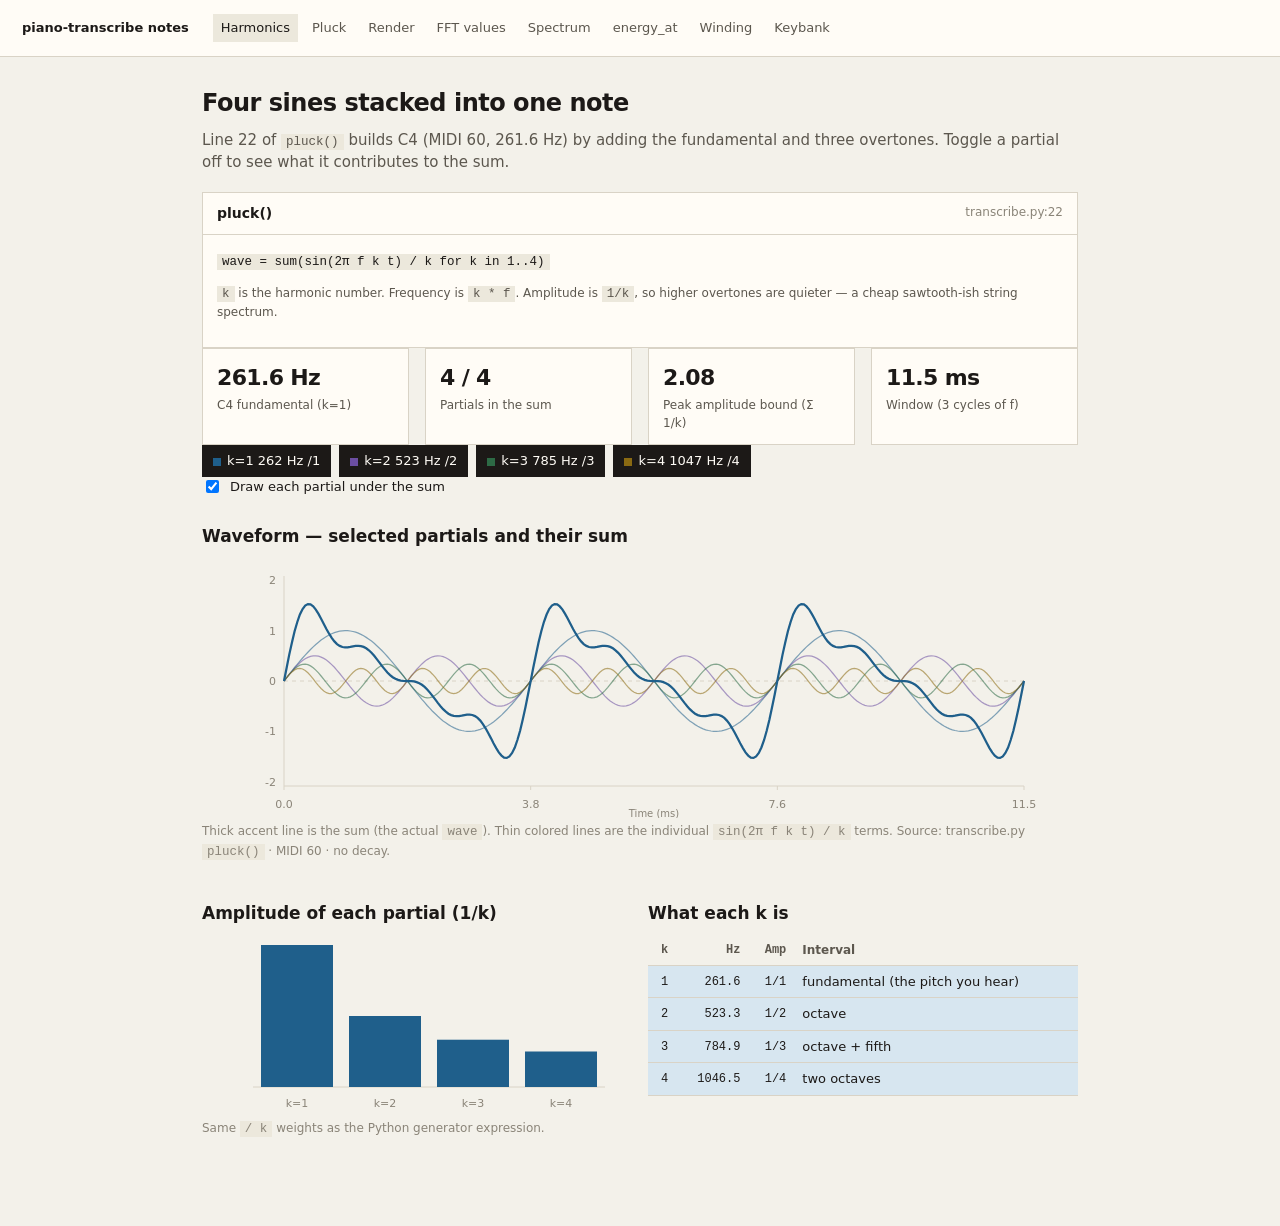
<file: notes/harmonic-stack.html>
<!DOCTYPE html>
<html lang="en">
<head>
  <meta charset="utf-8">
  <meta name="viewport" content="width=device-width, initial-scale=1">
  <title>Harmonic stack — piano-transcribe notes</title>
  <link rel="stylesheet" href="style.css">
</head>
<body>
  <nav id="nav" class="site-nav"></nav>
  <main id="root"></main>
  <script src="common.js"></script>
  <script>
    nav("harmonic-stack");
    const MIDI = 60;
    const F = midiToHz(MIDI);
    const CYCLES = 3;
    const N = 280;
    const T_END = CYCLES / F;
    const Y_ABS = 1 + 1 / 2 + 1 / 3 + 1 / 4;
    const W = 800, H = 260, PL = 44, PR = 16, PT = 18, PB = 32;
    const colors = [T.blue, T.purple, T.green, T.yellow];
    const PARTIALS = [1, 2, 3, 4].map((k) => ({
      k,
      freq: F * k,
      amp: 1 / k,
      role: k === 1 ? "fundamental (the pitch you hear)" : k === 2 ? "octave" : k === 3 ? "octave + fifth" : "two octaves",
      ys: Array.from({ length: N }, (_, i) => Math.sin(2 * Math.PI * F * k * ((i / (N - 1)) * T_END)) / k),
    }));

    let enabled = [true, true, true, true];
    let showPartials = true;

    function waveform() {
      const active = PARTIALS.filter((_, i) => enabled[i]);
      const sum = Array.from({ length: N }, (_, i) => active.reduce((a, p) => a + p.ys[i], 0));
      const yAt = (v) => PT + ((Y_ABS - v) / (2 * Y_ABS)) * (H - PT - PB);
      const ticks = [0, 1, 2, 3].map((c) => ({
        x: PL + (c / CYCLES) * (W - PL - PR),
        label: ((c / F) * 1000).toFixed(1),
      }));
      const partials = showPartials
        ? PARTIALS.map((p, i) =>
            enabled[i]
              ? `<path d="${toPath(p.ys, W, H, -Y_ABS, Y_ABS, PL, PR, PT, PB)}" fill="none" stroke="${colors[i]}" stroke-width="1.25" opacity="0.55"/>`
              : "",
          ).join("")
        : "";
      return `<svg viewBox="0 0 ${W} ${H}" width="100%" height="${H}">
        <line x1="${PL}" y1="${PT}" x2="${PL}" y2="${H - PB}" stroke="${T.line}"/>
        <line x1="${PL}" y1="${H - PB}" x2="${W - PR}" y2="${H - PB}" stroke="${T.line}"/>
        <line x1="${PL}" y1="${yAt(0)}" x2="${W - PR}" y2="${yAt(0)}" stroke="${T.line}" stroke-dasharray="4 4"/>
        ${[-2, -1, 0, 1, 2].map((v) => `<text x="${PL - 8}" y="${yAt(v) + 4}" text-anchor="end" fill="${T.faint}" font-size="11">${v}</text>`).join("")}
        ${ticks.map((t) => `<g><line x1="${t.x}" y1="${H - PB}" x2="${t.x}" y2="${H - PB + 4}" stroke="${T.line}"/><text x="${t.x}" y="${H - 10}" text-anchor="middle" fill="${T.faint}" font-size="11">${t.label}</text></g>`).join("")}
        <text x="${(PL + W - PR) / 2}" y="${H - 1}" text-anchor="middle" fill="${T.faint}" font-size="10">Time (ms)</text>
        ${partials}
        <path d="${toPath(sum, W, H, -Y_ABS, Y_ABS, PL, PR, PT, PB)}" fill="none" stroke="${T.accent}" stroke-width="2.25"/>
      </svg>`;
    }

    function render() {
      const nOn = enabled.filter(Boolean).length;
      const ampSum = PARTIALS.reduce((s, p, i) => s + (enabled[i] ? p.amp : 0), 0);
      const active = PARTIALS.filter((_, i) => enabled[i]);
      document.getElementById("root").innerHTML = `
        <h1>Four sines stacked into one note</h1>
        <p class="lede">Line 22 of <code>pluck()</code> builds C4 (MIDI 60, 261.6 Hz) by adding the fundamental and three overtones. Toggle a partial off to see what it contributes to the sum.</p>
        ${card("pluck()", `<p><code>wave = sum(sin(2π f k t) / k for k in 1..4)</code></p>
          <p class="small"><code>k</code> is the harmonic number. Frequency is <code>k * f</code>. Amplitude is <code>1/k</code>, so higher overtones are quieter — a cheap sawtooth-ish string spectrum.</p>`, "transcribe.py:22")}
        ${statsHtml([
          { value: "261.6 Hz", label: "C4 fundamental (k=1)" },
          { value: `${nOn} / 4`, label: "Partials in the sum" },
          { value: ampSum.toFixed(2), label: "Peak amplitude bound (Σ 1/k)" },
          { value: "11.5 ms", label: "Window (3 cycles of f)" },
        ])}
        <div class="row" id="pills"></div>
        <label class="check"><input type="checkbox" id="show" ${showPartials ? "checked" : ""}> Draw each partial under the sum</label>
        <h2>Waveform — selected partials and their sum</h2>
        ${waveform()}
        <p class="caption">Thick accent line is the sum (the actual <code>wave</code>). Thin colored lines are the individual <code>sin(2π f k t) / k</code> terms. Source: transcribe.py <code>pluck()</code> · MIDI 60 · no decay.</p>
        <div class="grid grid-2">
          <div>
            <h2>Amplitude of each partial (1/k)</h2>
            ${nOn ? barChart({ categories: active.map((p) => "k=" + p.k), data: active.map((p) => Number(p.amp.toFixed(3))), yMax: 1 }) : ""}
            <p class="caption">Same <code>/ k</code> weights as the Python generator expression.</p>
          </div>
          <div>
            <h2>What each k is</h2>
            ${tableHtml({
              headers: ["k", "Hz", "Amp", "Interval"],
              align: ["right", "right", "right", "left"],
              tones: PARTIALS.map((_, i) => (enabled[i] ? "info" : "neutral")),
              rows: PARTIALS.map((p, i) => [enabled[i] ? String(p.k) : p.k + " (off)", p.freq.toFixed(1), "1/" + p.k, p.role]),
            })}
          </div>
        </div>
      `;
      document.getElementById("pills").innerHTML = PARTIALS.map(
        (p, i) =>
          `<button class="pill ${enabled[i] ? "active" : ""}" data-i="${i}"><span class="swatch" style="background:${colors[i]}"></span>k=${p.k}  ${p.freq.toFixed(0)} Hz  /${p.k}</button>`,
      ).join("");
      document.querySelectorAll("#pills .pill").forEach((b) => {
        b.onclick = () => {
          const i = +b.dataset.i;
          enabled[i] = !enabled[i];
          render();
        };
      });
      document.getElementById("show").onchange = (e) => {
        showPartials = e.target.checked;
        render();
      };
    }
    render();
  </script>
</body>
</html>
</file>
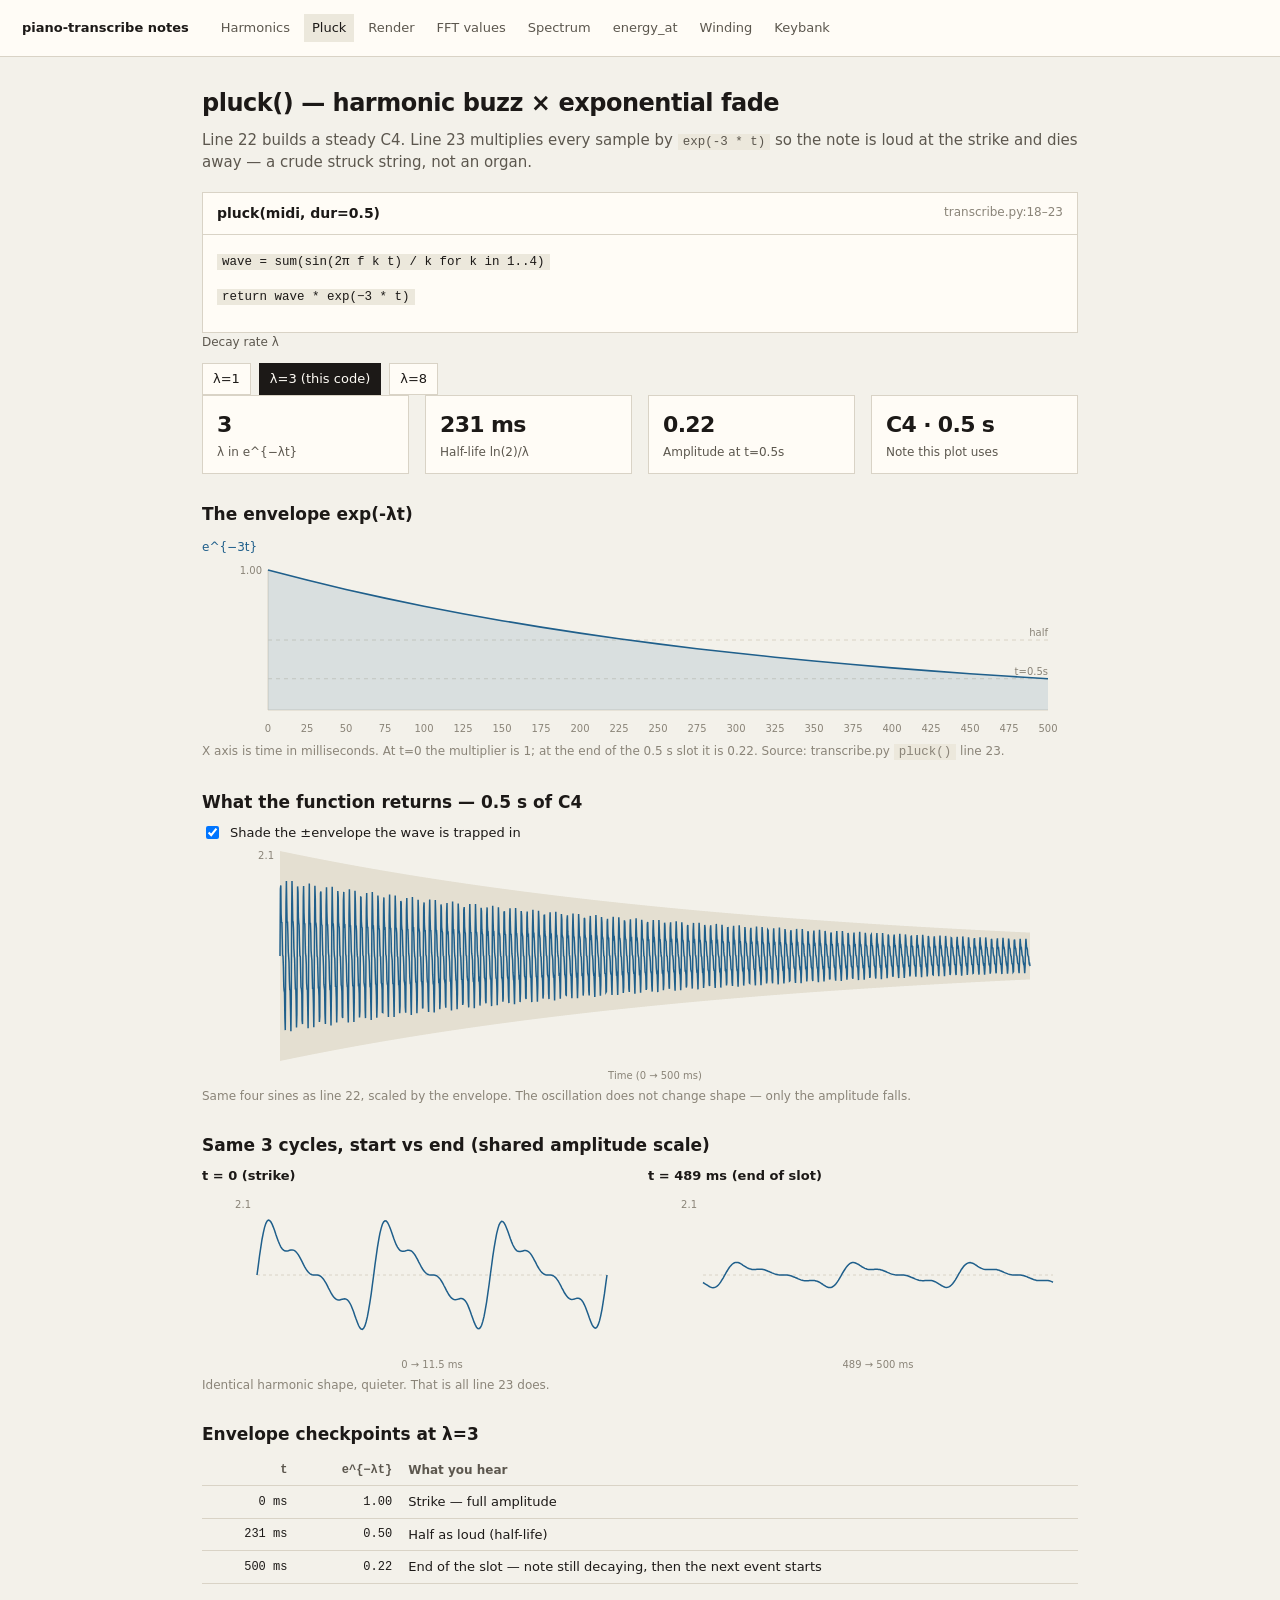
<file: notes/pluck.html>
<!DOCTYPE html>
<html lang="en">
<head>
  <meta charset="utf-8">
  <meta name="viewport" content="width=device-width, initial-scale=1">
  <title>Pluck — piano-transcribe notes</title>
  <link rel="stylesheet" href="style.css">
</head>
<body>
  <nav id="nav" class="site-nav"></nav>
  <main id="root"></main>
  <script src="common.js"></script>
  <script>
    nav("pluck");
    const MIDI = 60;
    const F = midiToHz(MIDI);
    const DUR = 0.5;
    const DECAY_CODE = 3;
    const Y_ABS = 1 + 1 / 2 + 1 / 3 + 1 / 4;
    const ZOOM_DUR = 3 / F;
    const N_FULL = 2000;
    const N_ZOOM = 280;
    const N_ENV = 21;

    function harmonic(t) {
      let s = 0;
      for (let k = 1; k <= 4; k++) s += Math.sin(2 * Math.PI * F * k * t) / k;
      return s;
    }
    function samples(n, t0, t1, decay) {
      return Array.from({ length: n }, (_, i) => {
        const t = t0 + (i / (n - 1)) * (t1 - t0);
        return harmonic(t) * Math.exp(-decay * t);
      });
    }
    function envelope(n, t0, t1, decay) {
      return Array.from({ length: n }, (_, i) => {
        const t = t0 + (i / (n - 1)) * (t1 - t0);
        return Math.exp(-decay * t);
      });
    }

    let decay = DECAY_CODE;
    let showBand = true;

    function render() {
      const atEnd = Math.exp(-decay * DUR);
      const halfLife = Math.log(2) / decay;
      const envCats = Array.from({ length: N_ENV }, (_, i) => String(Math.round((i / (N_ENV - 1)) * DUR * 1000)));
      const envData = envelope(N_ENV, 0, DUR, decay).map((v) => Number(v.toFixed(3)));
      const full = samples(N_FULL, 0, DUR, decay);
      const fullEnv = envelope(N_FULL, 0, DUR, decay);
      const start = samples(N_ZOOM, 0, ZOOM_DUR, decay);
      const endT0 = DUR - ZOOM_DUR;
      const end = samples(N_ZOOM, endT0, DUR, decay);

      document.getElementById("root").innerHTML = `
        <h1>pluck() — harmonic buzz × exponential fade</h1>
        <p class="lede">Line 22 builds a steady C4. Line 23 multiplies every sample by <code>exp(-3 * t)</code> so the note is loud at the strike and dies away — a crude struck string, not an organ.</p>
        ${card("pluck(midi, dur=0.5)", `<p><code>wave = sum(sin(2π f k t) / k for k in 1..4)</code></p>
          <p><code>return wave * exp(−3 * t)</code></p>`, "transcribe.py:18–23")}
        <p class="small">Decay rate λ</p>
        <div class="row" id="lams"></div>
        ${statsHtml([
          { value: String(decay), label: "λ in e^{−λt}" },
          { value: `${(halfLife * 1000).toFixed(0)} ms`, label: "Half-life ln(2)/λ" },
          { value: atEnd.toFixed(2), label: `Amplitude at t=${DUR}s` },
          { value: "C4 · 0.5 s", label: "Note this plot uses" },
        ])}
        <h2>The envelope exp(-λt)</h2>
        ${lineChart({
          categories: envCats,
          series: [{ name: `e^{−${decay}t}`, data: envData }],
          yMin: 0, yMax: 1, height: 180, fill: true,
          refLines: [
            { value: 0.5, label: "half" },
            { value: atEnd, label: `t=${DUR}s` },
          ],
        })}
        <p class="caption">X axis is time in milliseconds. At t=0 the multiplier is 1; at the end of the 0.5 s slot it is ${atEnd.toFixed(2)}. Source: transcribe.py <code>pluck()</code> line 23.</p>
        <h2>What the function returns — 0.5 s of C4</h2>
        <label class="check"><input type="checkbox" id="band" ${showBand ? "checked" : ""}> Shade the ±envelope the wave is trapped in</label>
        ${waveSvg({ series: [{ ys: full, color: T.accent, width: 1.5 }], yAbs: Y_ABS, xLabel: "Time (0 → 500 ms)", w: 800, h: 240, fillEnv: showBand ? fullEnv : null })}
        <p class="caption">Same four sines as line 22, scaled by the envelope. The oscillation does not change shape — only the amplitude falls.</p>
        <h2>Same 3 cycles, start vs end (shared amplitude scale)</h2>
        <div class="grid grid-2">
          <div>
            <h3>t = 0 (strike)</h3>
            ${waveSvg({ series: [{ ys: start, color: T.accent }], yAbs: Y_ABS, xLabel: `0 → ${(ZOOM_DUR * 1000).toFixed(1)} ms`, w: 400, h: 180 })}
          </div>
          <div>
            <h3>t = ${(endT0 * 1000).toFixed(0)} ms (end of slot)</h3>
            ${waveSvg({ series: [{ ys: end, color: T.accent }], yAbs: Y_ABS, xLabel: `${(endT0 * 1000).toFixed(0)} → 500 ms`, w: 400, h: 180 })}
          </div>
        </div>
        <p class="caption">Identical harmonic shape, quieter. That is all line 23 does.</p>
        <h2>Envelope checkpoints at λ=${decay}</h2>
        ${tableHtml({
          headers: ["t", "e^{−λt}", "What you hear"],
          align: ["right", "right", "left"],
          rows: [
            ["0 ms", "1.00", "Strike — full amplitude"],
            [`${Math.round(halfLife * 1000)} ms`, "0.50", "Half as loud (half-life)"],
            ["500 ms", atEnd.toFixed(2), "End of the slot — note still decaying, then the next event starts"],
          ],
        })}
      `;
      document.getElementById("lams").innerHTML = [1, 3, 8]
        .map((lam) => `<button class="pill ${decay === lam ? "active" : ""}" data-l="${lam}">${lam === DECAY_CODE ? `λ=${lam} (this code)` : `λ=${lam}`}</button>`)
        .join("");
      document.querySelectorAll("#lams .pill").forEach((b) => {
        b.onclick = () => { decay = +b.dataset.l; render(); };
      });
      document.getElementById("band").onchange = (e) => { showBand = e.target.checked; render(); };
    }
    render();
  </script>
</body>
</html>
</file>
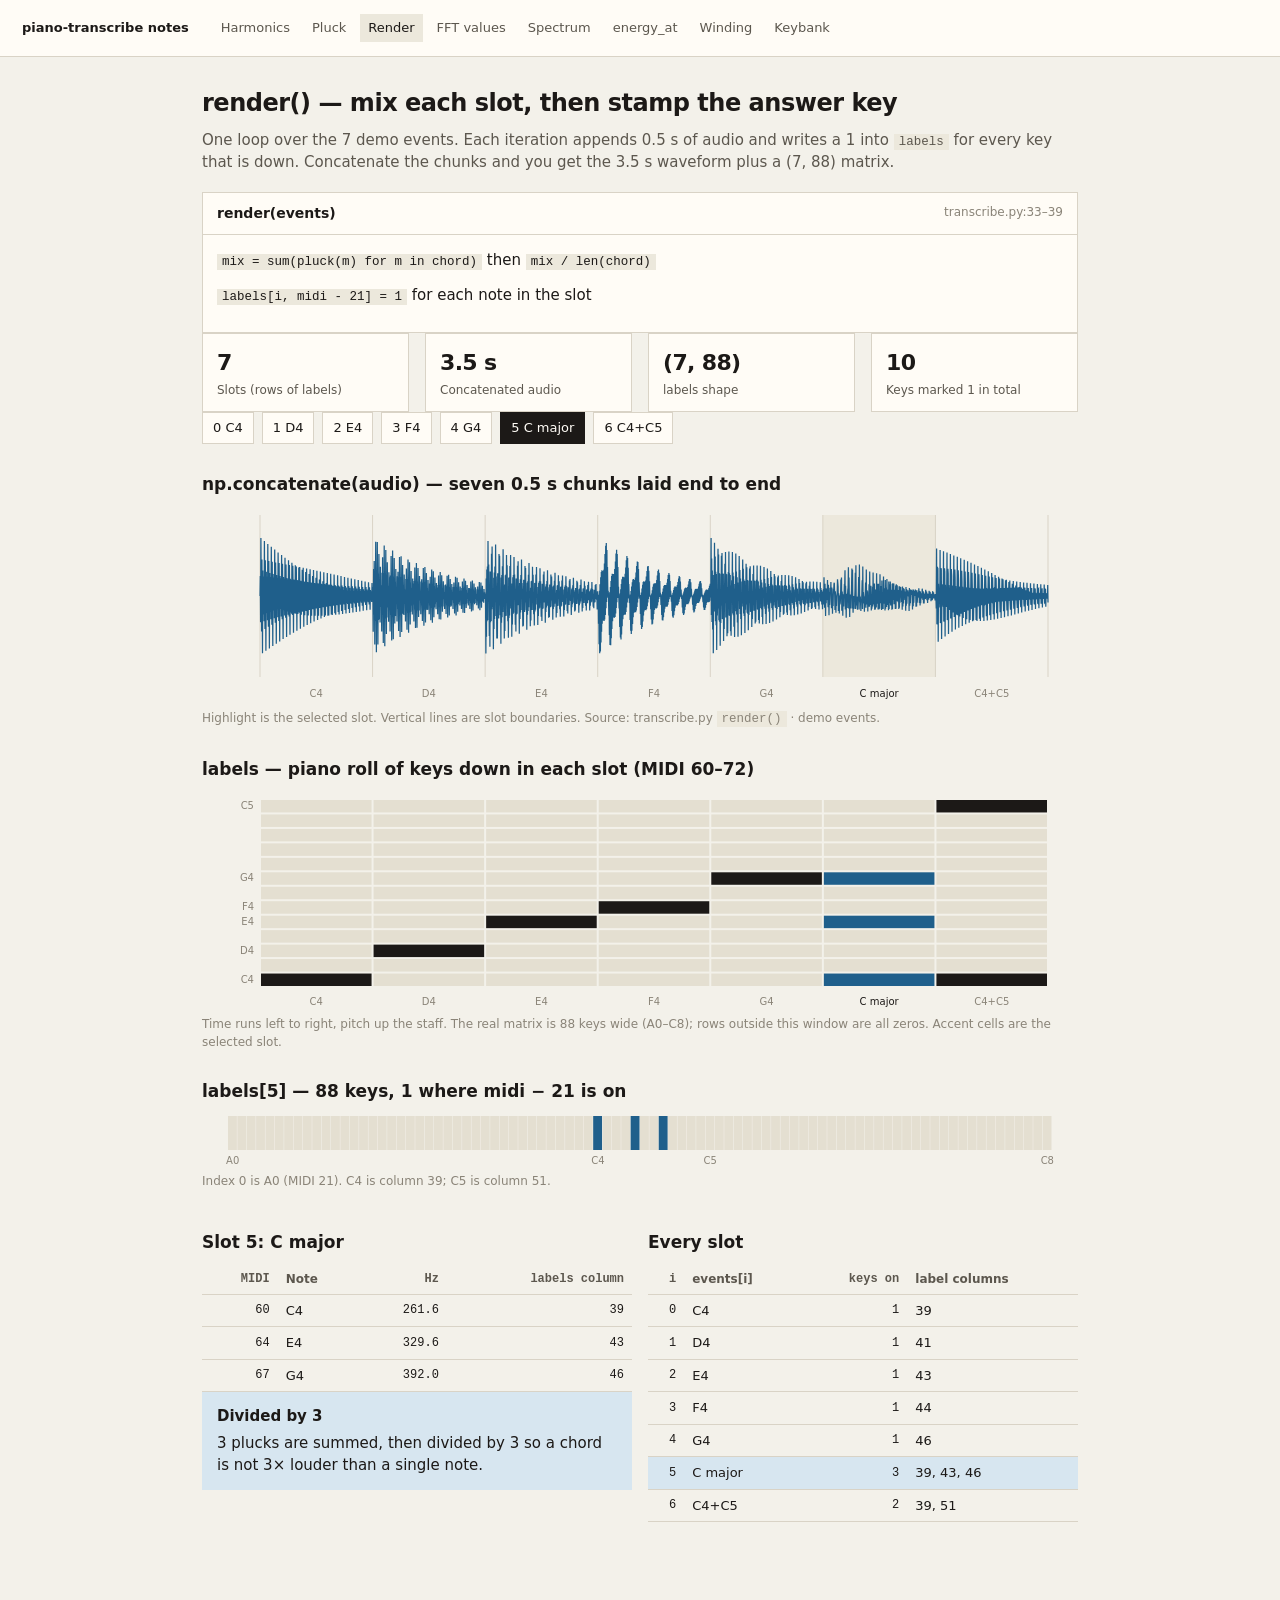
<file: notes/render.html>
<!DOCTYPE html>
<html lang="en">
<head>
  <meta charset="utf-8">
  <meta name="viewport" content="width=device-width, initial-scale=1">
  <title>Render — piano-transcribe notes</title>
  <link rel="stylesheet" href="style.css">
</head>
<body>
  <nav id="nav" class="site-nav"></nav>
  <main id="root"></main>
  <script src="common.js"></script>
  <script>
    nav("render");
    const LOW = 21, N_KEYS = 88, DUR = 0.5, N_SLOT = 360, PITCH_LO = 60, PITCH_HI = 72;
    const EVENTS = [
      { midi: [60], name: "C4" },
      { midi: [62], name: "D4" },
      { midi: [64], name: "E4" },
      { midi: [65], name: "F4" },
      { midi: [67], name: "G4" },
      { midi: [60, 64, 67], name: "C major" },
      { midi: [60, 72], name: "C4+C5" },
    ];
    const NOTE_NAME = { 60: "C4", 62: "D4", 64: "E4", 65: "F4", 67: "G4", 72: "C5" };
    const SLOTS = EVENTS.map((e) => mixChord(e.midi, N_SLOT, DUR));
    const AUDIO = SLOTS.flat();
    const Y_ABS = 1 + 1 / 2 + 1 / 3 + 1 / 4;
    let selected = 5;

    function concatWave() {
      const w = 840, h = 200, pl = 40, pr = 12, pt = 10, pb = 28;
      const iw = w - pl - pr, n = EVENTS.length, zeroY = pt + 0.5 * (h - pt - pb);
      const lines = Array.from({ length: n + 1 }, (_, i) =>
        `<line x1="${pl + (i / n) * iw}" y1="${pt}" x2="${pl + (i / n) * iw}" y2="${h - pb}" stroke="${T.line}"/>`,
      ).join("");
      const labels = EVENTS.map((e, i) =>
        `<text x="${pl + ((i + 0.5) / n) * iw}" y="${h - 8}" text-anchor="middle" fill="${i === selected ? T.text : T.faint}" font-size="10">${e.name}</text>`,
      ).join("");
      return `<svg viewBox="0 0 ${w} ${h}" width="100%" height="${h}">
        <rect x="${pl + (selected / n) * iw}" y="${pt}" width="${iw / n}" height="${h - pt - pb}" fill="${T.fill}"/>
        ${lines}
        <line x1="${pl}" y1="${zeroY}" x2="${w - pr}" y2="${zeroY}" stroke="${T.line}" stroke-dasharray="4 4"/>
        <path d="${toPath(AUDIO, w, h, -Y_ABS, Y_ABS, pl, pr, pt, pb)}" fill="none" stroke="${T.accent}" stroke-width="1.25"/>
        ${labels}
      </svg>`;
    }

    function pianoRoll() {
      const pitches = Array.from({ length: PITCH_HI - PITCH_LO + 1 }, (_, i) => PITCH_HI - i);
      const w = 840, h = 220, pl = 40, pr = 12, pt = 8, pb = 24;
      const iw = w - pl - pr, ih = h - pt - pb, cw = iw / EVENTS.length, rh = ih / pitches.length;
      const cells = pitches.map((p, r) => EVENTS.map((e, c) => {
        const on = e.midi.includes(p);
        const fill = on && c === selected ? T.accent : on ? T.text : T.fill2;
        return `<rect x="${pl + c * cw + 1}" y="${pt + r * rh + 1}" width="${cw - 2}" height="${rh - 2}" fill="${fill}"/>`;
      }).join("")).join("");
      const ylabs = pitches.map((p, r) => NOTE_NAME[p]
        ? `<text x="${pl - 6}" y="${pt + r * rh + rh * 0.7}" text-anchor="end" fill="${T.faint}" font-size="10">${NOTE_NAME[p]}</text>` : "").join("");
      const xlabs = EVENTS.map((e, c) =>
        `<text x="${pl + (c + 0.5) * cw}" y="${h - 6}" text-anchor="middle" fill="${c === selected ? T.text : T.faint}" font-size="10">${e.name}</text>`).join("");
      return `<svg viewBox="0 0 ${w} ${h}" width="100%" height="${h}">${cells}${ylabs}${xlabs}</svg>`;
    }

    function keyStrip(chord) {
      const w = 840, h = 56, pl = 8, pr = 8, pt = 4, pb = 18;
      const iw = w - pl - pr, kw = iw / N_KEYS, on = new Set(chord);
      const keys = Array.from({ length: N_KEYS }, (_, k) => {
        const midi = LOW + k;
        return `<rect x="${pl + k * kw}" y="${pt}" width="${Math.max(kw - 0.5, 0.5)}" height="${h - pt - pb}" fill="${on.has(midi) ? T.accent : T.fill2}"/>`;
      }).join("");
      const marks = [{ midi: 21, label: "A0" }, { midi: 60, label: "C4" }, { midi: 72, label: "C5" }, { midi: 108, label: "C8" }]
        .map((m) => `<text x="${pl + (m.midi - LOW + 0.5) * kw}" y="${h - 4}" text-anchor="middle" fill="${T.faint}" font-size="10">${m.label}</text>`).join("");
      return `<svg viewBox="0 0 ${w} ${h}" width="100%" height="${h}">${keys}${marks}</svg>`;
    }

    function render() {
      const event = EVENTS[selected];
      const nNotes = event.midi.length;
      const keysOn = EVENTS.reduce((s, e) => s + e.midi.length, 0);
      document.getElementById("root").innerHTML = `
        <h1>render() — mix each slot, then stamp the answer key</h1>
        <p class="lede">One loop over the 7 demo events. Each iteration appends 0.5 s of audio and writes a 1 into <code>labels</code> for every key that is down. Concatenate the chunks and you get the 3.5 s waveform plus a (7, 88) matrix.</p>
        ${card("render(events)", `<p><code>mix = sum(pluck(m) for m in chord)</code> then <code>mix / len(chord)</code></p>
          <p><code>labels[i, midi - 21] = 1</code> for each note in the slot</p>`, "transcribe.py:33–39")}
        ${statsHtml([
          { value: "7", label: "Slots (rows of labels)" },
          { value: "3.5 s", label: "Concatenated audio" },
          { value: "(7, 88)", label: "labels shape" },
          { value: String(keysOn), label: "Keys marked 1 in total" },
        ])}
        <div class="row" id="slots"></div>
        <h2>np.concatenate(audio) — seven 0.5 s chunks laid end to end</h2>
        ${concatWave()}
        <p class="caption">Highlight is the selected slot. Vertical lines are slot boundaries. Source: transcribe.py <code>render()</code> · demo events.</p>
        <h2>labels — piano roll of keys down in each slot (MIDI 60–72)</h2>
        ${pianoRoll()}
        <p class="caption">Time runs left to right, pitch up the staff. The real matrix is 88 keys wide (A0–C8); rows outside this window are all zeros. Accent cells are the selected slot.</p>
        <h2>labels[${selected}] — 88 keys, 1 where midi − 21 is on</h2>
        ${keyStrip(event.midi)}
        <p class="caption">Index 0 is A0 (MIDI 21). C4 is column 39; C5 is column 51.</p>
        <div class="grid grid-2">
          <div>
            <h2>Slot ${selected}: ${event.name}</h2>
            ${tableHtml({
              headers: ["MIDI", "Note", "Hz", "labels column"],
              align: ["right", "left", "right", "right"],
              rows: event.midi.map((m) => [String(m), NOTE_NAME[m] ?? String(m), midiToHz(m).toFixed(1), String(m - LOW)]),
            })}
            ${nNotes > 1
              ? callout("info", `Divided by ${nNotes}`, `${nNotes} plucks are summed, then divided by ${nNotes} so a chord is not ${nNotes}× louder than a single note.`)
              : callout("", "Single note", "Divisor is max(len(chord), 1) = 1. The chunk is just pluck of this MIDI number.")}
          </div>
          <div>
            <h2>Every slot</h2>
            ${tableHtml({
              headers: ["i", "events[i]", "keys on", "label columns"],
              align: ["right", "left", "right", "left"],
              tones: EVENTS.map((_, i) => (i === selected ? "info" : undefined)),
              rows: EVENTS.map((e, i) => [String(i), e.name, String(e.midi.length), e.midi.map((m) => m - LOW).join(", ")]),
            })}
          </div>
        </div>
      `;
      document.getElementById("slots").innerHTML = EVENTS.map((e, i) =>
        `<button class="pill ${i === selected ? "active" : ""}" data-i="${i}">${i}  ${e.name}</button>`).join("");
      document.querySelectorAll("#slots .pill").forEach((b) => {
        b.onclick = () => { selected = +b.dataset.i; render(); };
      });
    }
    render();
  </script>
</body>
</html>
</file>
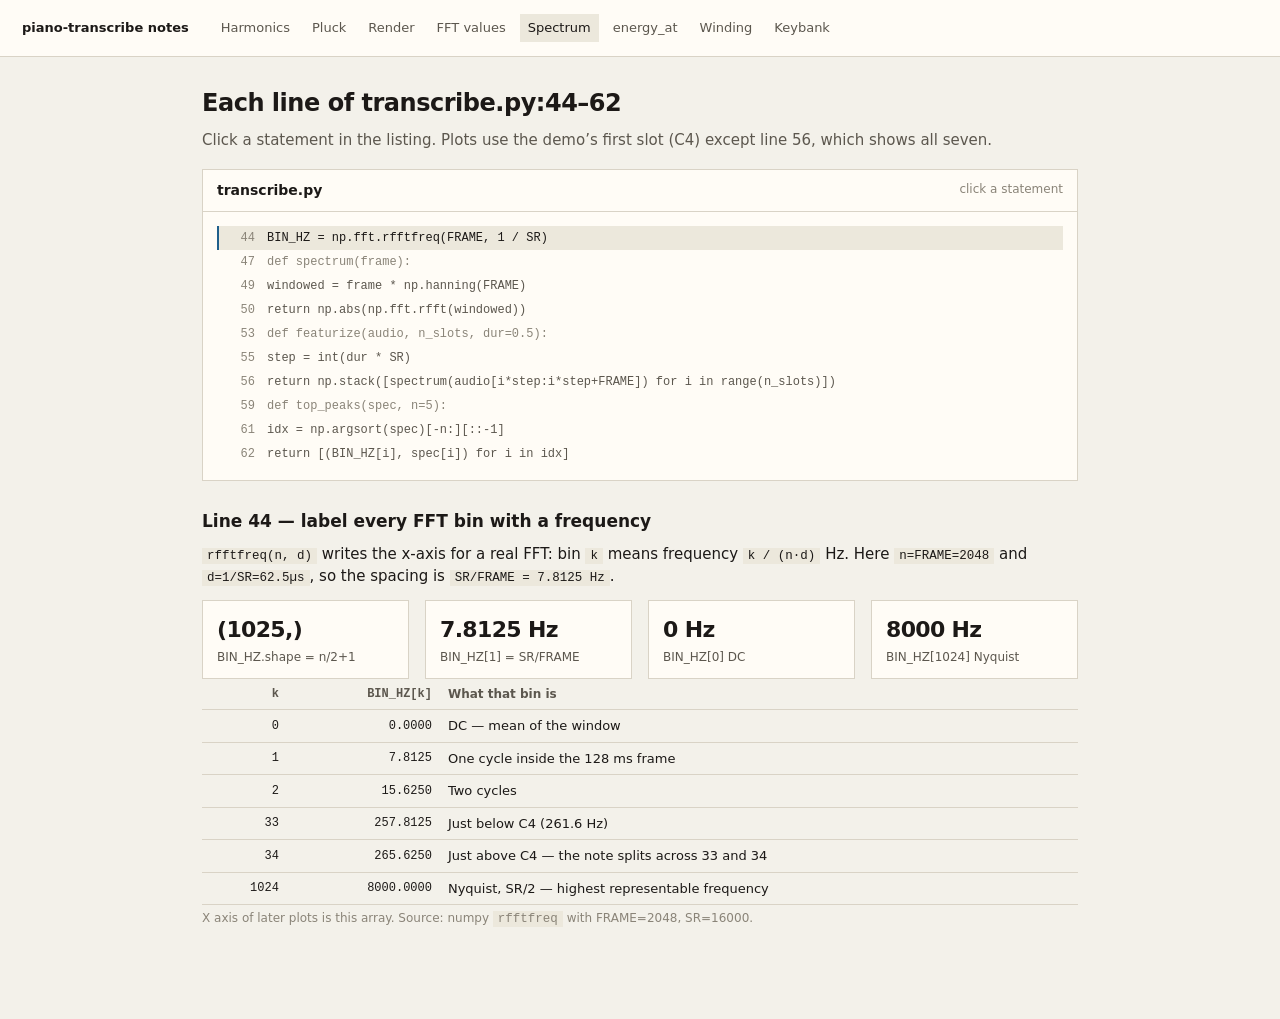
<file: notes/spectrum.html>
<!DOCTYPE html>
<html lang="en">
<head>
  <meta charset="utf-8">
  <meta name="viewport" content="width=device-width, initial-scale=1">
  <title>Spectrum lines — piano-transcribe notes</title>
  <link rel="stylesheet" href="style.css">
</head>
<body>
  <nav id="nav" class="site-nav"></nav>
  <main id="root"></main>
  <script src="common.js"></script>
  <script>
    nav("spectrum");
    const SR = 16000, FRAME = 2048, SLOT_DUR = 0.5, STEP = SLOT_DUR * SR, BIN = SR / FRAME;
    const N_BINS = FRAME / 2 + 1, FRAME_MS = (FRAME / SR) * 1000, HZ_MAX = 2100;
    const N_KEEP = Math.floor(HZ_MAX / BIN) + 1, DECAY = 3, Y_ABS = 1 + 1/2 + 1/3 + 1/4;
    const N_DRAW = 320, N_TIMELINE = 240;
    const EVENTS = [
      { midi: [60], name: "C4" }, { midi: [62], name: "D4" }, { midi: [64], name: "E4" },
      { midi: [65], name: "F4" }, { midi: [67], name: "G4" },
      { midi: [60, 64, 67], name: "C major" }, { midi: [60, 72], name: "C4+C5" },
    ];
    const SOURCE = [
      { n: 44, text: "BIN_HZ = np.fft.rfftfreq(FRAME, 1 / SR)", id: "44" },
      { n: 47, text: "def spectrum(frame):" },
      { n: 49, text: "    windowed = frame * np.hanning(FRAME)", id: "49" },
      { n: 50, text: "    return np.abs(np.fft.rfft(windowed))", id: "50" },
      { n: 53, text: "def featurize(audio, n_slots, dur=0.5):" },
      { n: 55, text: "    step = int(dur * SR)", id: "55" },
      { n: 56, text: "    return np.stack([spectrum(audio[i*step:i*step+FRAME]) for i in range(n_slots)])", id: "56" },
      { n: 59, text: "def top_peaks(spec, n=5):" },
      { n: 61, text: "    idx = np.argsort(spec)[-n:][::-1]", id: "61" },
      { n: 62, text: "    return [(BIN_HZ[i], spec[i]) for i in idx]", id: "62" },
    ];
    const TITLE = {
      "44": "Line 44 — label every FFT bin with a frequency",
      "49": "Line 49 — fade the edges of the 128 ms clip",
      "50": "Line 50 — FFT, then keep magnitude only",
      "55": "Line 55 — how many samples is one 0.5 s slot?",
      "56": "Line 56 — slice each attack, spectrum, stack",
      "61": "Line 61 — indices of the 5 loudest bins",
      "62": "Line 62 — turn those indices into (Hz, magnitude)",
    };

    const HANN = hanning(FRAME);
    const C4 = mixChord([60], FRAME, FRAME / SR, DECAY);
    const WINDOWED = C4.map((v, i) => v * HANN[i]);
    const FFT = fft(WINDOWED);
    const PEAK_IDX = topIdx(FFT.mag, 5);
    const PEAK_BIN = PEAK_IDX[0];
    const SLOTS = EVENTS.map((e, i) => {
      const frame = mixChord(e.midi, FRAME, FRAME / SR, DECAY);
      const windowed = frame.map((v, j) => v * HANN[j]);
      const { mag } = fft(windowed);
      return { ...e, i, slice: `[${i * STEP}:${i * STEP + FRAME}]`, spec: mag.slice(0, N_KEEP),
        peaks: topIdx(mag, 5).map((bin) => ({ bin, hz: bin * BIN, mag: mag[bin] })) };
    });
    const TIMELINE = EVENTS.map((e) => mixChord(e.midi, N_TIMELINE, SLOT_DUR, DECAY)).flat();
    const SAMPLE_NS = [0, 1, 512, 1024, 1536, 2047];

    let line = "44";

    function freqPlot(series, yMax, xLabel, marks) {
      const w = 840, h = 200, pl = 48, pr = 12, pt = 10, pb = 28;
      const iw = w - pl - pr;
      const xOf = (bin) => pl + (bin / (N_KEEP - 1)) * iw;
      const ticks = [0, 500, 1000, 1500, 2000];
      const yLo = series.length > 1 ? -yMax : 0;
      const markL = (marks || []).map((bin) =>
        `<line x1="${xOf(bin)}" y1="${pt}" x2="${xOf(bin)}" y2="${h - pb}" stroke="${T.line}" stroke-dasharray="3 3"/>`).join("");
      const paths = series.map((s, i) =>
        `<path d="${toPath(s.ys, w, h, yLo, yMax, pl, pr, pt, pb)}" fill="none" stroke="${s.accent ? T.accent : T.muted}" stroke-width="${s.accent ? 1.6 : 1.1}" opacity="${s.accent ? 1 : 0.7}"/>`).join("");
      const zero = yLo < 0
        ? `<line x1="${pl}" y1="${pt + ((yMax - 0) / (2 * yMax)) * (h - pt - pb)}" x2="${w - pr}" y2="${pt + ((yMax - 0) / (2 * yMax)) * (h - pt - pb)}" stroke="${T.line}" stroke-dasharray="4 4"/>` : "";
      return `<svg viewBox="0 0 ${w} ${h}" width="100%" height="${h}">
        <line x1="${pl}" y1="${h - pb}" x2="${w - pr}" y2="${h - pb}" stroke="${T.line}"/>
        <line x1="${pl}" y1="${pt}" x2="${pl}" y2="${h - pb}" stroke="${T.line}"/>
        ${zero}${markL}${paths}
        ${ticks.map((hz) => `<text x="${xOf(hz / BIN)}" y="${h - 8}" text-anchor="${hz === 0 ? "start" : "middle"}" fill="${T.faint}" font-size="10">${hz}</text>`).join("")}
        <text x="${pl - 6}" y="${pt + 4}" text-anchor="end" fill="${T.faint}" font-size="10">${yMax.toFixed(0)}</text>
        <text x="${(pl + w - pr) / 2}" y="${h}" text-anchor="middle" fill="${T.faint}" font-size="10">${xLabel}</text>
      </svg>`;
    }

    function complexPlane() {
      const re = FFT.re[PEAK_BIN], im = FFT.im[PEAK_BIN], mag = FFT.mag[PEAK_BIN];
      const w = 260, h = 220, m = 36, s = Math.min(w, h) / 2 - m, scale = s / (mag * 1.15);
      const cx = w / 2, cy = h / 2, px = cx + re * scale, py = cy - im * scale;
      return `<svg viewBox="0 0 ${w} ${h}" width="100%" height="${h}">
        <line x1="${m}" y1="${cy}" x2="${w - m}" y2="${cy}" stroke="${T.line}"/>
        <line x1="${cx}" y1="${m}" x2="${cx}" y2="${h - m}" stroke="${T.line}"/>
        <line x1="${cx}" y1="${cy}" x2="${px}" y2="${py}" stroke="${T.accent}" stroke-width="2"/>
        <circle cx="${px}" cy="${py}" r="4" fill="${T.accent}"/>
        <text x="${cx}" y="${h - 8}" text-anchor="middle" fill="${T.faint}" font-size="10">real</text>
        <text x="12" y="${cy - 8}" fill="${T.faint}" font-size="10">imag</text>
        <text x="${px + 8}" y="${py - 6}" fill="${T.text}" font-size="11">${re.toFixed(0)} ${im < 0 ? "−" : "+"} ${Math.abs(im).toFixed(0)}j</text>
        <text x="${cx + 8}" y="${cy + 28}" fill="${T.muted}" font-size="11">|z| = ${mag.toFixed(1)}</text>
      </svg>`;
    }

    function sliceTimeline() {
      const w = 840, h = 150, pl = 8, pr = 8, pt = 8, pb = 24;
      const iw = w - pl - pr, n = EVENTS.length, slotW = iw / n, frameFrac = FRAME / STEP;
      const zeroY = pt + 0.5 * (h - pt - pb);
      const rects = EVENTS.map((_, i) =>
        `<rect x="${pl + i * slotW}" y="${pt}" width="${slotW * frameFrac}" height="${h - pt - pb}" fill="${T.fill}"/>`).join("");
      const divs = Array.from({ length: n + 1 }, (_, i) =>
        `<line x1="${pl + i * slotW}" y1="${pt}" x2="${pl + i * slotW}" y2="${h - pb}" stroke="${T.line}"/>`).join("");
      const labs = EVENTS.map((e, i) =>
        `<text x="${pl + (i + 0.5) * slotW}" y="${h - 8}" text-anchor="middle" fill="${T.faint}" font-size="10">i=${i}</text>`).join("");
      return `<svg viewBox="0 0 ${w} ${h}" width="100%" height="${h}">
        ${rects}${divs}
        <line x1="${pl}" y1="${zeroY}" x2="${w - pr}" y2="${zeroY}" stroke="${T.line}" stroke-dasharray="4 4"/>
        <path d="${toPath(TIMELINE, w, h, -Y_ABS, Y_ABS, pl, pr, pt, pb)}" fill="none" stroke="${T.accent}" stroke-width="1.2"/>
        ${labs}
      </svg>`;
    }

    function stackHeat() {
      const w = 840, h = 180, pl = 72, pr = 8, pt = 6, pb = 24;
      const iw = w - pl - pr, ih = h - pt - pb, rh = ih / SLOTS.length;
      const cells = SLOTS.map((slot, r) => {
        const max = Math.max(...slot.spec, 1e-9);
        const cw = iw / slot.spec.length;
        return slot.spec.map((mag, c) =>
          `<rect x="${pl + c * cw}" y="${pt + r * rh}" width="${Math.ceil(cw) + 0.4}" height="${rh - 1}" fill="${T.accent}" opacity="${0.08 + (mag / max) * 0.92}"/>`).join("");
      }).join("");
      const labs = SLOTS.map((slot, r) =>
        `<text x="${pl - 8}" y="${pt + r * rh + rh * 0.72}" text-anchor="end" fill="${T.faint}" font-size="10">X[${r}]</text>`).join("");
      const ticks = [0, 500, 1000, 1500, 2000].map((hz) =>
        `<text x="${pl + (hz / HZ_MAX) * iw}" y="${h - 6}" text-anchor="${hz === 0 ? "start" : "middle"}" fill="${T.faint}" font-size="10">${hz} Hz</text>`).join("");
      return `<svg viewBox="0 0 ${w} ${h}" width="100%" height="${h}">${cells}${labs}${ticks}</svg>`;
    }

    function panel() {
      const c4 = midiToHz(60);
      if (line === "44") {
        return `<p><code>rfftfreq(n, d)</code> writes the x-axis for a real FFT: bin <code>k</code> means frequency <code>k / (n·d)</code> Hz. Here <code>n=FRAME=2048</code> and <code>d=1/SR=62.5µs</code>, so the spacing is <code>SR/FRAME = 7.8125 Hz</code>.</p>
          ${statsHtml([
            { value: "(1025,)", label: "BIN_HZ.shape  = n/2+1" },
            { value: "7.8125 Hz", label: "BIN_HZ[1]  = SR/FRAME" },
            { value: "0 Hz", label: "BIN_HZ[0]  DC" },
            { value: "8000 Hz", label: "BIN_HZ[1024]  Nyquist" },
          ])}
          ${tableHtml({
            headers: ["k", "BIN_HZ[k]", "What that bin is"],
            align: ["right", "right", "left"],
            rows: [
              ["0","0.0000","DC — mean of the window"],
              ["1","7.8125","One cycle inside the 128 ms frame"],
              ["2","15.6250","Two cycles"],
              ["33","257.8125", `Just below C4 (${c4.toFixed(1)} Hz)`],
              ["34","265.6250","Just above C4 — the note splits across 33 and 34"],
              ["1024","8000.0000","Nyquist, SR/2 — highest representable frequency"],
            ],
          })}
          <p class="caption">X axis of later plots is this array. Source: numpy <code>rfftfreq</code> with FRAME=2048, SR=16000.</p>`;
      }
      if (line === "49") {
        return `<p>Pointwise multiply. <code>np.hanning(FRAME)</code> is 2048 weights that start at 0, rise to 1 in the middle, and fall back to 0. Edges are silenced so the FFT does not see a click at the wrap-around.</p>
          <div class="grid grid-3">
            <div><h3>frame  (2048,)</h3>${waveSvg({ series: [{ ys: downsample(C4, N_DRAW), color: T.accent }], yAbs: Y_ABS, yLabel: "x", xLabel: "sample 0 → 2047", w: 400, h: 150 })}</div>
            <div><h3>np.hanning(FRAME)</h3>${waveSvg({ series: [{ ys: downsample(HANN, N_DRAW), color: T.accent }], yAbs: 1.05, yLabel: "w", xLabel: "0 at edges, 1 at center", w: 400, h: 150 })}</div>
            <div><h3>windowed = frame * hann</h3>${waveSvg({ series: [{ ys: downsample(WINDOWED, N_DRAW), color: T.accent }], yAbs: Y_ABS, yLabel: "x·w", xLabel: "same 2048 samples, edges faded", w: 400, h: 150, fillEnv: downsample(HANN, N_DRAW) })}</div>
          </div>
          ${tableHtml({
            headers: ["n", "frame[n]", "hann[n]", "windowed[n]"],
            align: ["right", "right", "right", "right"],
            rows: SAMPLE_NS.map((n) => [String(n), C4[n].toFixed(4), HANN[n].toFixed(4), WINDOWED[n].toFixed(4)]),
          })}
          <p class="caption">Running example is slot 0 (C4 attack). hann[0] = hann[2047] = 0, so those samples are forced to 0 regardless of the wave.</p>`;
      }
      if (line === "50") {
        const re = FFT.re[PEAK_BIN], im = FFT.im[PEAK_BIN], mag = FFT.mag[PEAK_BIN];
        const reKeep = FFT.re.slice(0, N_KEEP), imKeep = FFT.im.slice(0, N_KEEP), magKeep = FFT.mag.slice(0, N_KEEP);
        const yC = Math.max(...reKeep.map(Math.abs), ...imKeep.map(Math.abs));
        const yM = Math.max(...magKeep);
        return `<p>One line, two calls. <code>rfft</code> turns 2048 real samples into 1025 complex bins. <code>abs</code> replaces each <code>a+bi</code> with <code>sqrt(a²+b²)</code> — phase is thrown away.</p>
          ${statsHtml([
            { value: "(2048,)", label: "windowed  float64" },
            { value: "(1025,) complex", label: "rfft(windowed)" },
            { value: "(1025,) float", label: "abs(...)  the return" },
          ])}
          <h2>np.fft.rfft(windowed) — real and imaginary parts</h2>
          ${freqPlot([{ ys: reKeep }, { ys: imKeep, accent: true }], yC, "Frequency (Hz) — gray = real, accent = imag")}
          <div class="grid grid-2">
            <div>
              <h2>np.abs of the loudest bin (k=${PEAK_BIN})</h2>
              <p>rfft[${PEAK_BIN}] = ${re.toFixed(1)} ${im < 0 ? "−" : "+"} ${Math.abs(im).toFixed(1)}j. That is one arrow on the complex plane. <code>abs</code> is the arrow’s length, ${mag.toFixed(1)} — energy near ${(PEAK_BIN * BIN).toFixed(1)} Hz, just under C4.</p>
            </div>
            ${complexPlane()}
          </div>
          <h2>np.abs(...) — the value spectrum() actually returns</h2>
          ${freqPlot([{ ys: magKeep, accent: true }], yM, "Frequency (Hz) — magnitude |rFFT|", PEAK_IDX.filter((b) => b < N_KEEP))}
          ${tableHtml({
            headers: ["k", "rfft[k]", "|rfft[k]|"],
            align: ["right", "left", "right"],
            rows: PEAK_IDX.map((k) => [String(k), `${FFT.re[k].toFixed(1)} ${FFT.im[k] < 0 ? "−" : "+"} ${Math.abs(FFT.im[k]).toFixed(1)}j`, FFT.mag[k].toFixed(1)]),
          })}`;
      }
      if (line === "55") {
        return `<p><code>dur</code> defaults to 0.5 seconds, <code>SR</code> is 16000 samples per second. <code>int(0.5 * 16000) = 8000</code>.</p>
          ${statsHtml([
            { value: "0.5", label: "dur  seconds" },
            { value: "16000", label: "SR  samples/sec" },
            { value: "8000", label: "step  samples" },
          ])}
          <div class="small" style="display:flex;justify-content:space-between;margin-bottom:4px"><span>One slot = 8000 samples (500 ms)</span><span>frame uses ${FRAME} (${FRAME_MS.toFixed(0)} ms)</span></div>
          <div class="usage"><div class="seg" style="width:${(FRAME / STEP) * 100}%"></div></div>
          <p class="caption">Remainder of the bar is the decay that line 56 will not analyze. Source: <code>step = int(dur * SR)</code>.</p>`;
      }
      if (line === "56") {
        return `<p>For each slot <code>i</code>, slice <code>audio[i*8000 : i*8000+2048]</code> (the shaded attack), run <code>spectrum</code>, then <code>np.stack</code> glues the 7 results into one matrix.</p>
          <h2>audio[i * step : i * step + FRAME]</h2>
          ${sliceTimeline()}
          ${tableHtml({
            headers: ["i", "slice", "samples", "played"],
            align: ["right", "left", "right", "left"],
            rows: SLOTS.map((s) => [String(s.i), `audio${s.slice}`, "2048", s.name]),
          })}
          <h2>np.stack(...) → X.shape = (7, 1025)</h2>
          ${stackHeat()}
          <p class="caption">Row <code>i</code> is the magnitude spectrum of slot <code>i</code>. Columns are <code>BIN_HZ</code>. Demo audio is 7 × 8000 = 56000 samples; this returns 7 × 1025 numbers.</p>`;
      }
      if (line === "61") {
        const order = FFT.mag.map((_, i) => i).sort((a, b) => FFT.mag[a] - FFT.mag[b]);
        const last8 = order.slice(-8), last5 = order.slice(-5);
        return `<p><code>np.argsort(spec)</code> returns bin indices in <em>ascending</em> magnitude. <code>[-n:]</code> takes the last 5 — the loudest, still ascending. <code>[::-1]</code> reverses them so index 0 is the single loudest bin.</p>
          ${freqPlot([{ ys: FFT.mag.slice(0, N_KEEP), accent: true }], Math.max(...FFT.mag), "C4 magnitude spectrum — dashed lines are the 5 bins argsort keeps", PEAK_IDX.filter((b) => b < N_KEEP))}
          ${tableHtml({
            headers: ["Expression", "Value (C4, n=5)"],
            rows: [
              ["spec.shape", "(1025,)"],
              ["np.argsort(spec)[-8:]", `[${last8.join(", ")}]`],
              ["[-n:]  last 5, still quiet→loud", `[${last5.join(", ")}]`],
              ["[::-1]  loudest first", `[${PEAK_IDX.join(", ")}]`],
            ],
          })}
          ${callout("info", "argsort returns indices, not values", `<code>idx</code> is which bins won — not the magnitudes themselves. Line 62 looks those indices up in both <code>BIN_HZ</code> and <code>spec</code>.`)}`;
      }
      return `<p>Zip the winning indices with the two arrays they index. For each <code>i</code> in <code>idx</code>, emit the pair <code>(BIN_HZ[i], spec[i])</code>.</p>
        ${tableHtml({
          headers: ["i", "BIN_HZ[i] (Hz)", "spec[i]", "pair"],
          align: ["right", "right", "right", "left"],
          rows: SLOTS[0].peaks.map((p) => [String(p.bin), p.hz.toFixed(4), p.mag.toFixed(2), `(${p.hz.toFixed(1)}, ${p.mag.toFixed(1)})`]),
        })}
        <p>Same 5 pairs for every demo slot:</p>
        ${tableHtml({
          headers: ["slot", "played", "top 5 Hz"],
          align: ["right", "left", "left"],
          rows: SLOTS.map((s) => [String(s.i), s.name, s.peaks.map((p) => p.hz.toFixed(1)).join("  ")]),
        })}
        <p class="caption">C4’s 261.6 Hz fundamental is not a bin center, so it appears as 257.8 and 265.6. C4+C5’s loudest bin is 523.4 Hz: C5’s fundamental stacked on C4’s second harmonic.</p>`;
    }

    function render() {
      document.getElementById("root").innerHTML = `
        <h1>Each line of transcribe.py:44–62</h1>
        <p class="lede">Click a statement in the listing. Plots use the demo’s first slot (C4) except line 56, which shows all seven.</p>
        ${card("transcribe.py", `<div class="source" id="src"></div>`, "click a statement")}
        <h2>${TITLE[line]}</h2>
        <div id="panel"></div>
      `;
      document.getElementById("src").innerHTML = SOURCE.map((row) => {
        const cls = row.id ? (row.id === line ? "ln click on" : "ln click") : "ln dead";
        return `<div class="${cls}" ${row.id ? `data-id="${row.id}"` : ""}><span class="n">${row.n}</span><span>${row.text}</span></div>`;
      }).join("");
      document.getElementById("panel").innerHTML = panel();
      document.querySelectorAll("#src .click").forEach((el) => {
        el.onclick = () => { line = el.dataset.id; render(); };
      });
    }
    render();
  </script>
</body>
</html>
</file>
<file: notes/style.css>
:root {
  --bg: #f3f1ea;
  --paper: #fffcf6;
  --text: #1c1917;
  --muted: #5c574e;
  --faint: #8a8478;
  --line: #d9d3c6;
  --fill: #ece8dc;
  --fill-2: #e4dfd1;
  --accent: #1f5f8b;
  --accent-soft: #d7e6f0;
  --good: #2d6a45;
  --good-bg: #dceadf;
  --warn: #8a5a12;
  --warn-bg: #f3e6cc;
  --bad: #8b2e2e;
  --bad-bg: #f0d9d6;
  --info: #1f5f8b;
  --info-bg: #d7e6f0;
  --added: rgba(45, 106, 69, 0.28);
  --removed: rgba(139, 46, 46, 0.28);
  --blue: #1f5f8b;
  --purple: #6b4ea1;
  --green: #2d6a45;
  --yellow: #8a6a12;
  --mono: ui-monospace, SFMono-Regular, Menlo, Consolas, monospace;
  --sans: ui-sans-serif, system-ui, -apple-system, "Segoe UI", sans-serif;
}

* { box-sizing: border-box; }
html, body { margin: 0; padding: 0; }
body {
  font-family: var(--sans);
  background: var(--bg);
  color: var(--text);
  line-height: 1.5;
  font-size: 15px;
}

a { color: var(--accent); text-decoration: none; }
a:hover { text-decoration: underline; }

.site-nav {
  display: flex;
  gap: 6px;
  flex-wrap: wrap;
  align-items: center;
  padding: 14px 22px;
  border-bottom: 1px solid var(--line);
  background: var(--paper);
  position: sticky;
  top: 0;
  z-index: 2;
}
.site-nav a {
  color: var(--muted);
  font-size: 13px;
  padding: 4px 8px;
}
.site-nav a.active {
  color: var(--text);
  background: var(--fill);
}
.site-nav .brand {
  color: var(--text);
  font-weight: 600;
  margin-right: 10px;
  padding-left: 0;
}

main {
  max-width: 920px;
  margin: 0 auto;
  padding: 28px 22px 80px;
}

h1 { font-size: 24px; font-weight: 650; letter-spacing: -0.02em; margin: 0 0 8px; }
h2 { font-size: 17px; font-weight: 650; margin: 28px 0 8px; }
h3 { font-size: 13px; font-weight: 650; margin: 0 0 6px; }
p { margin: 0 0 12px; }
.lede { color: var(--muted); margin-bottom: 18px; }
.caption { color: var(--faint); font-size: 12px; margin-top: 4px; }
.small { font-size: 12px; color: var(--muted); }
code, .code {
  font-family: var(--mono);
  font-size: 12.5px;
  background: var(--fill);
  padding: 1px 5px;
}
.block-code {
  display: block;
  font-family: var(--mono);
  font-size: 12px;
  background: var(--fill);
  padding: 10px 12px;
  white-space: pre-wrap;
  margin: 8px 0;
}

.row { display: flex; gap: 8px; flex-wrap: wrap; align-items: center; }
.grid { display: grid; gap: 16px; }
.grid-2 { grid-template-columns: 1fr 1fr; }
.grid-3 { grid-template-columns: 1fr 1fr 1fr; }
.grid-4 { grid-template-columns: repeat(4, 1fr); }
.stack { display: flex; flex-direction: column; gap: 8px; }
.gap-22 { display: flex; flex-direction: column; gap: 22px; }

.pill {
  border: 1px solid var(--line);
  background: var(--paper);
  color: var(--text);
  font: inherit;
  font-size: 13px;
  padding: 5px 10px;
  cursor: pointer;
}
.pill.active { background: var(--text); color: var(--paper); border-color: var(--text); }
.pill .swatch {
  display: inline-block;
  width: 8px;
  height: 8px;
  margin-right: 6px;
  vertical-align: middle;
}

.stat {
  background: var(--paper);
  border: 1px solid var(--line);
  padding: 12px 14px;
}
.stat .v { font-size: 22px; font-weight: 650; letter-spacing: -0.03em; }
.stat .l { font-size: 12px; color: var(--muted); margin-top: 2px; }
.stat.success .v { color: var(--good); }
.stat.danger .v { color: var(--bad); }

.callout {
  border: 1px solid var(--line);
  padding: 12px 14px;
  background: var(--paper);
}
.callout .t { font-weight: 650; margin-bottom: 4px; }
.callout.success { background: var(--good-bg); border-color: transparent; }
.callout.warning { background: var(--warn-bg); border-color: transparent; }
.callout.info { background: var(--info-bg); border-color: transparent; }

.card {
  background: var(--paper);
  border: 1px solid var(--line);
}
.card-h {
  display: flex;
  justify-content: space-between;
  gap: 12px;
  padding: 10px 14px;
  border-bottom: 1px solid var(--line);
  font-weight: 650;
  font-size: 14px;
}
.card-h .trail { font-weight: 400; color: var(--faint); font-size: 12px; }
.card-b { padding: 14px; }

table {
  width: 100%;
  border-collapse: collapse;
  font-size: 13px;
}
th, td {
  padding: 6px 8px;
  border-bottom: 1px solid var(--line);
  text-align: left;
}
th { color: var(--muted); font-weight: 550; font-size: 12px; }
tr.tone-info { background: var(--info-bg); }
tr.tone-success { background: var(--good-bg); }
tr.tone-neutral td { color: var(--faint); }
td.num, th.num { text-align: right; font-variant-numeric: tabular-nums; font-family: var(--mono); font-size: 12px; }

svg { display: block; max-width: 100%; }
label.check { display: flex; gap: 8px; align-items: center; font-size: 13px; cursor: pointer; }

.source {
  font-family: var(--mono);
  font-size: 12px;
  line-height: 22px;
  overflow-x: auto;
}
.source .ln {
  display: flex;
  gap: 12px;
  padding: 1px 8px;
  border-left: 2px solid transparent;
  white-space: nowrap;
}
.source .ln.click { cursor: pointer; color: var(--muted); }
.source .ln.on {
  background: var(--fill);
  border-left-color: var(--accent);
  color: var(--text);
}
.source .n { width: 28px; text-align: right; color: var(--faint); flex-shrink: 0; }
.source .dead { color: var(--faint); }

.bar-track { height: 8px; width: 140px; background: var(--fill-2); }
.bar-fill { height: 8px; background: var(--faint); }
.bar-fill.on { background: var(--accent); }

.usage {
  height: 14px;
  background: var(--fill-2);
  display: flex;
}
.usage .seg { height: 14px; background: var(--accent); }

.index-list { list-style: none; padding: 0; margin: 0; }
.index-list li { border-top: 1px solid var(--line); }
.index-list a {
  display: block;
  padding: 14px 0;
  color: inherit;
  text-decoration: none;
}
.index-list a:hover { text-decoration: none; }
.index-list .name { font-weight: 650; color: var(--accent); }
.index-list .why { color: var(--muted); font-size: 13px; margin-top: 2px; }

.katex-display { margin: 18px 0 !important; overflow-x: auto; overflow-y: hidden; }

@media (max-width: 760px) {
  .grid-2, .grid-3, .grid-4 { grid-template-columns: 1fr; }
}
</file>
